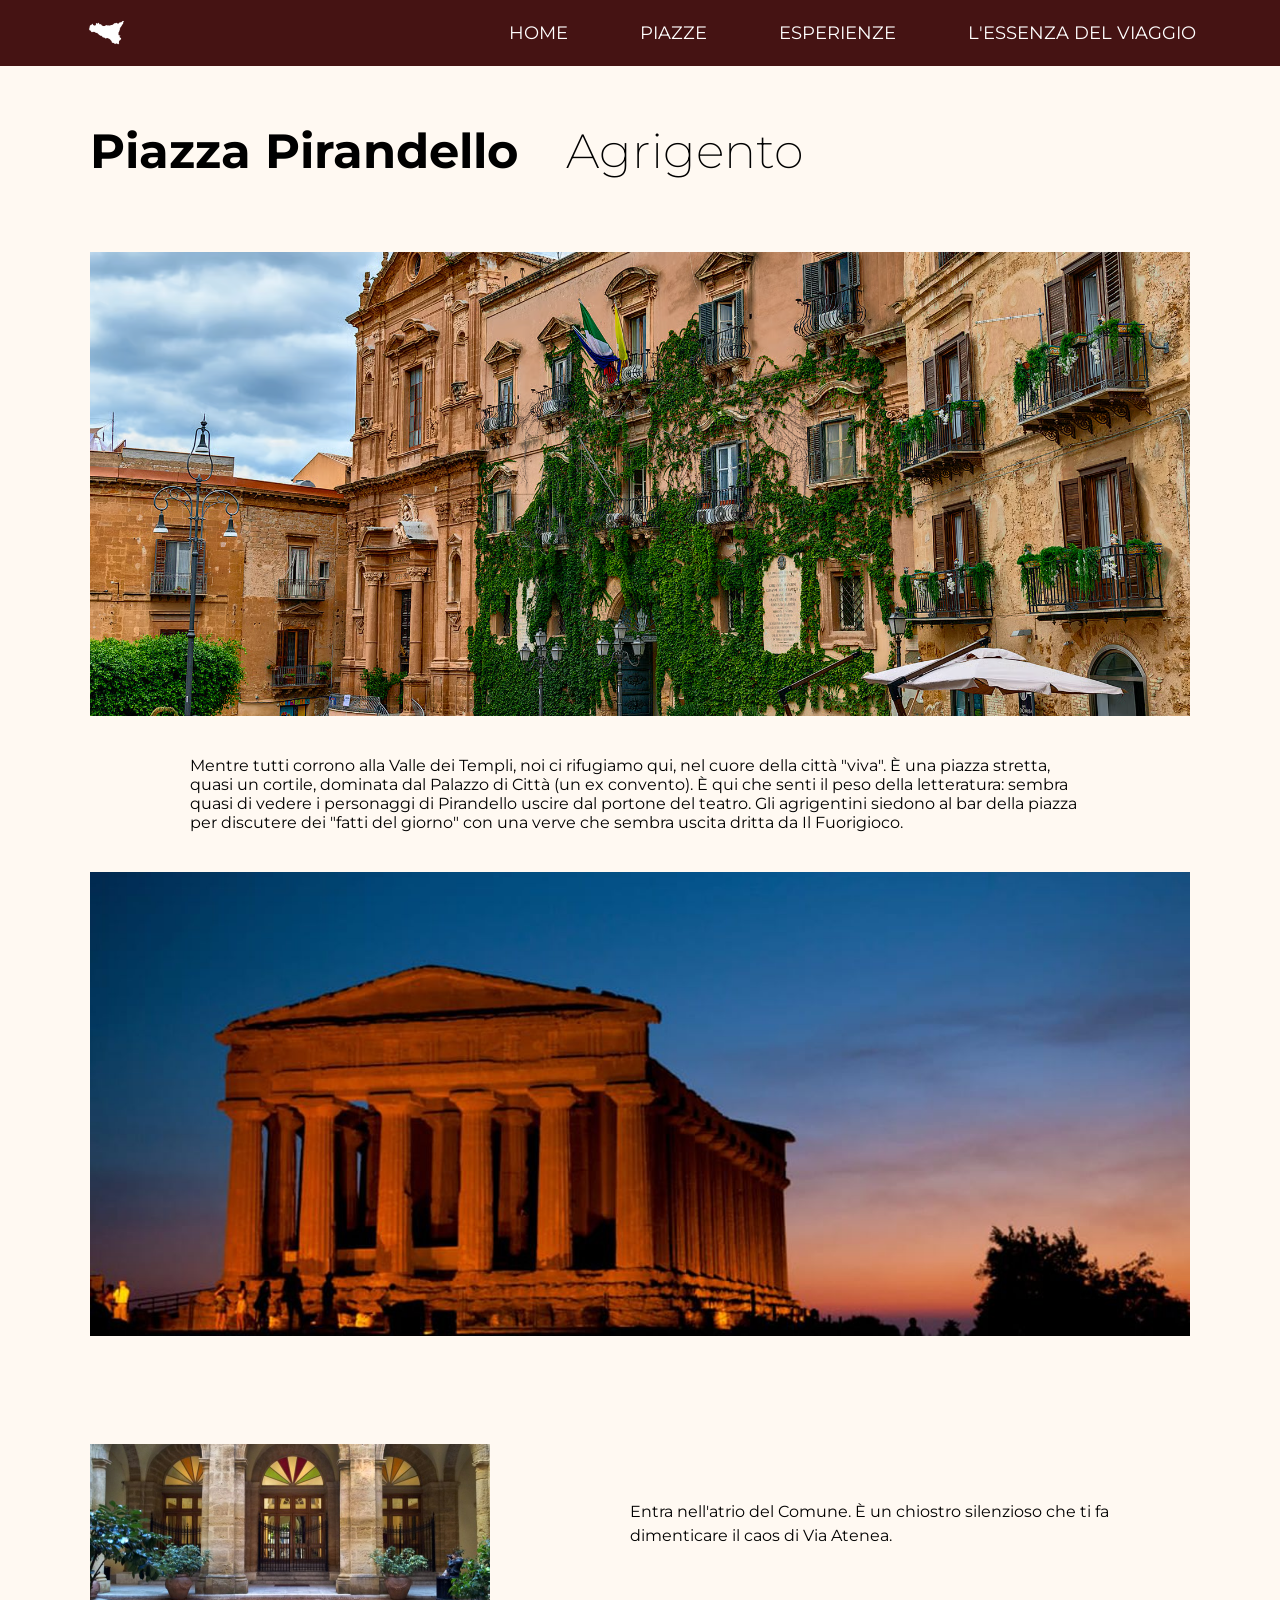
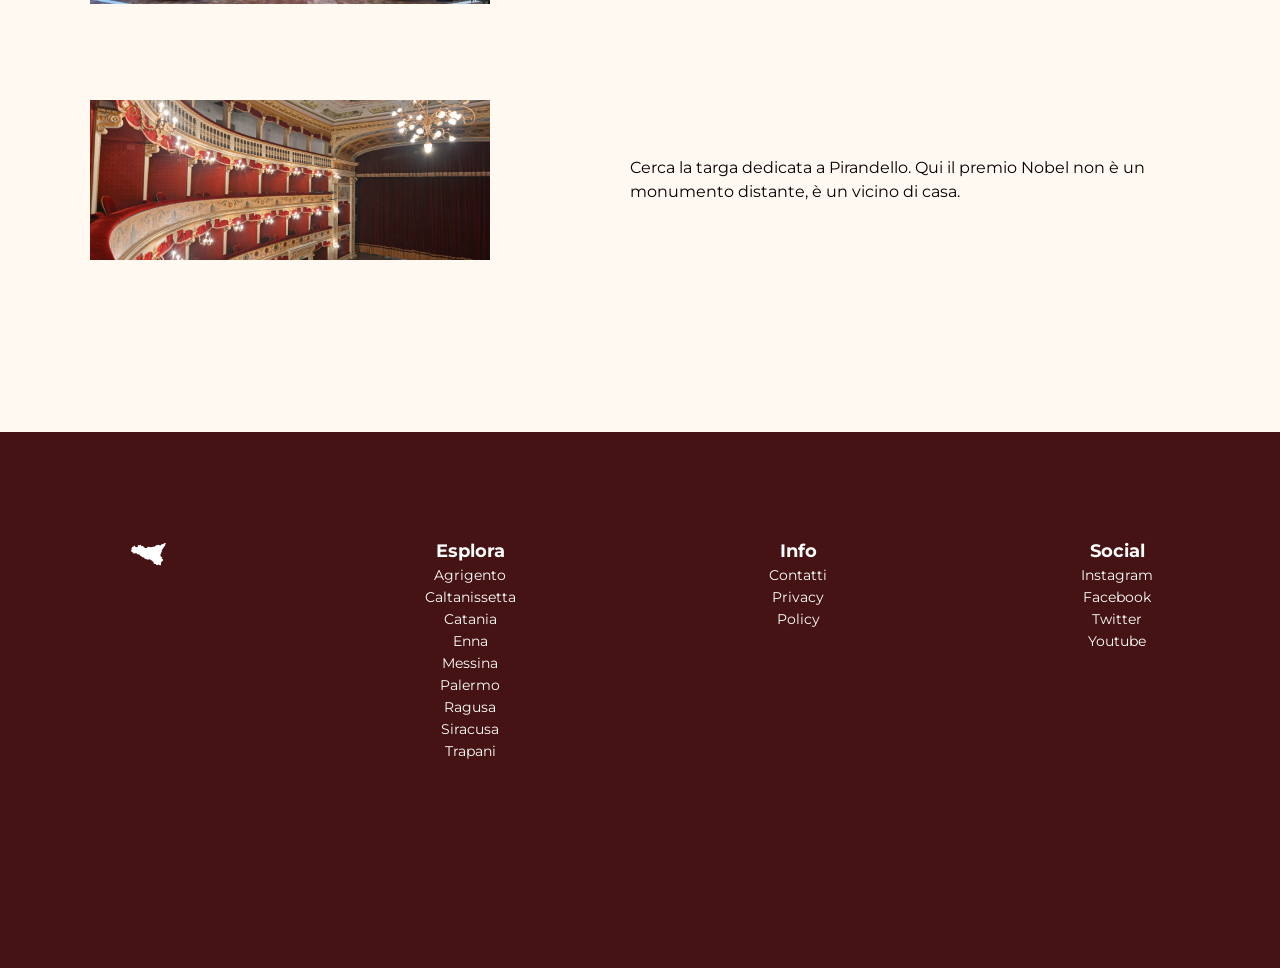
<file: Agrigento.html>
<!DOCTYPE html>
<html lang="en">
<head>
    <meta charset="UTF-8">
    <meta name="viewport" content="width=device-width, initial-scale=1.0">
    <title>Esercizio</title>
    <link rel="stylesheet" href="css/style.css">
    <link rel="preconnect" href="https://fonts.googleapis.com">
    <link rel="preconnect" href="https://fonts.gstatic.com" crossorigin>
    <link href="https://fonts.googleapis.com/css2?family=Montserrat:ital,wght@0,100..900;1,100..900&display=swap" rel="stylesheet">
    <link rel="preconnect" href="https://fonts.googleapis.com">
    <link rel="preconnect" href="https://fonts.gstatic.com" crossorigin>
    <link href="https://fonts.googleapis.com/css2?family=Bodoni+Moda:ital,opsz,wght@0,6..96,400..900;1,6..96,400..900&family=Montserrat:ital,wght@0,100..900;1,100..900&display=swap" rel="stylesheet">
    
</nav>
</head>
<body>
  <header>
        
         <nav>
        <ul class="navcontainer">
            <li class="navgroup headertop">
                <a href="index.html" class="logobox">
                    <img src="img/icons/sicilia-mappa-regione-d-italia-illustrazione-vettoriale_601298-6686.jpg 1.png" alt="Logo">
                </a>
                <div class="lix">
                    <a href="index.html">Home</a>
                    <a href="Piazze.html">Piazze</a>
                </div>
            </li>

            <li class="navgroup headerbottom">
                <a href="Esperienze.html">Esperienze</a>
                <a href="L'essenza_del_viaggio.html">L'essenza del viaggio</a>
            </li>
        </ul>
        </nav>
    </header>

    <main>
        <section class="titolohome">
            <div class="princ"> <h3>Piazza Pirandello</h3> </div>
            <div class="second"> <h3>Agrigento</h3> </div>
        </section>

        <section class="cardgrande">
            <div class="cardg">
                <img src="img/private/agrigento/piazza-pirandello-italy.avif" alt="">
                
            </div>
        </section>

        <section class="paragrafo">
            <div>
                <p> Mentre tutti corrono alla Valle dei Templi, noi ci rifugiamo qui, nel cuore della città "viva". È una piazza stretta, quasi un cortile, dominata dal Palazzo di Città (un ex convento). È qui che senti il peso della letteratura: sembra quasi di vedere i personaggi di Pirandello uscire dal portone del teatro. Gli agrigentini siedono al bar della piazza per discutere dei "fatti del giorno" con una verve che sembra uscita dritta da Il Fuorigioco.</p>
            </div>
        </section>

        <section class="fotogrande"> 
            <div class="fotog">
                <img src="img/private/agrigento/agrigentovalledeitempli145-U25515726515RsU-1440x752@IlSole24Ore-Web.jpg" alt="">
            </div>
        </section>

        

        <section class="content">
            <div class="piece">
                <div class="image-container">
                    <img src="img/private/agrigento/gy90k_Agrigento IngressoTeatro Pirandello.jpg" alt="">
                </div>
                <p>Entra nell'atrio del Comune. È un chiostro silenzioso che ti fa dimenticare il caos di Via Atenea. </p>
            </div>
            <div class="piece">
                <div class="image-container">
                    <img src="img/private/agrigento/DSC_5040-Teatro-Pirandello.jpg" alt="">
                </div>
                <p>Cerca la targa dedicata a Pirandello. Qui il premio Nobel non è un monumento distante, è un vicino di casa. </p>
            </div>
            
        </section>


         
        
        

    </main>
    

     <footer>
       
        
        <div class="footercol">
        <a href="index.html"> <img src="img/icons/sicilia-mappa-regione-d-italia-illustrazione-vettoriale_601298-6686.jpg 1.png" alt=""></a>
        </div>
        
            <div class="footercol">
            <h5>Esplora</h5>
            <ul>
                <li><a href="Agrigento.html">Agrigento</a></li>
                <li><a href="Caltanissetta.html">Caltanissetta</a></li>
                <li><a href="Catania.html">Catania</a></li>
                <li><a href="Enna.html">Enna</a></li>
                <li><a href="Messina.html">Messina</a></li>
                <li><a href="Palermo.html">Palermo</a></li>
                <li><a href="Ragusa.html">Ragusa</a></li>
                <li><a href="Siracusa.html">Siracusa</a></li>
                <li><a href="Trapani.html">Trapani</a></li>
                
            </ul>
            </div>

            <div class="footercol">
            <h5>Info</h5>
            <ul>
                <li><a href="#">Contatti</a></li>
                <li><a href="#">Privacy</a></li>
                <li><a href="#">Policy</a></li>
                
            </ul>
            </div>

            <div class="footercol">
            <h5>Social</h5>
            <ul>
                <li><a href="#">Instagram</a></li>
                <li><a href="#">Facebook</a></li>
                <li><a href="#">Twitter</a></li>
                <li><a href="#">Youtube</a></li>
            </ul>
            </div>
    </footer>
</body>
</html>
</file>
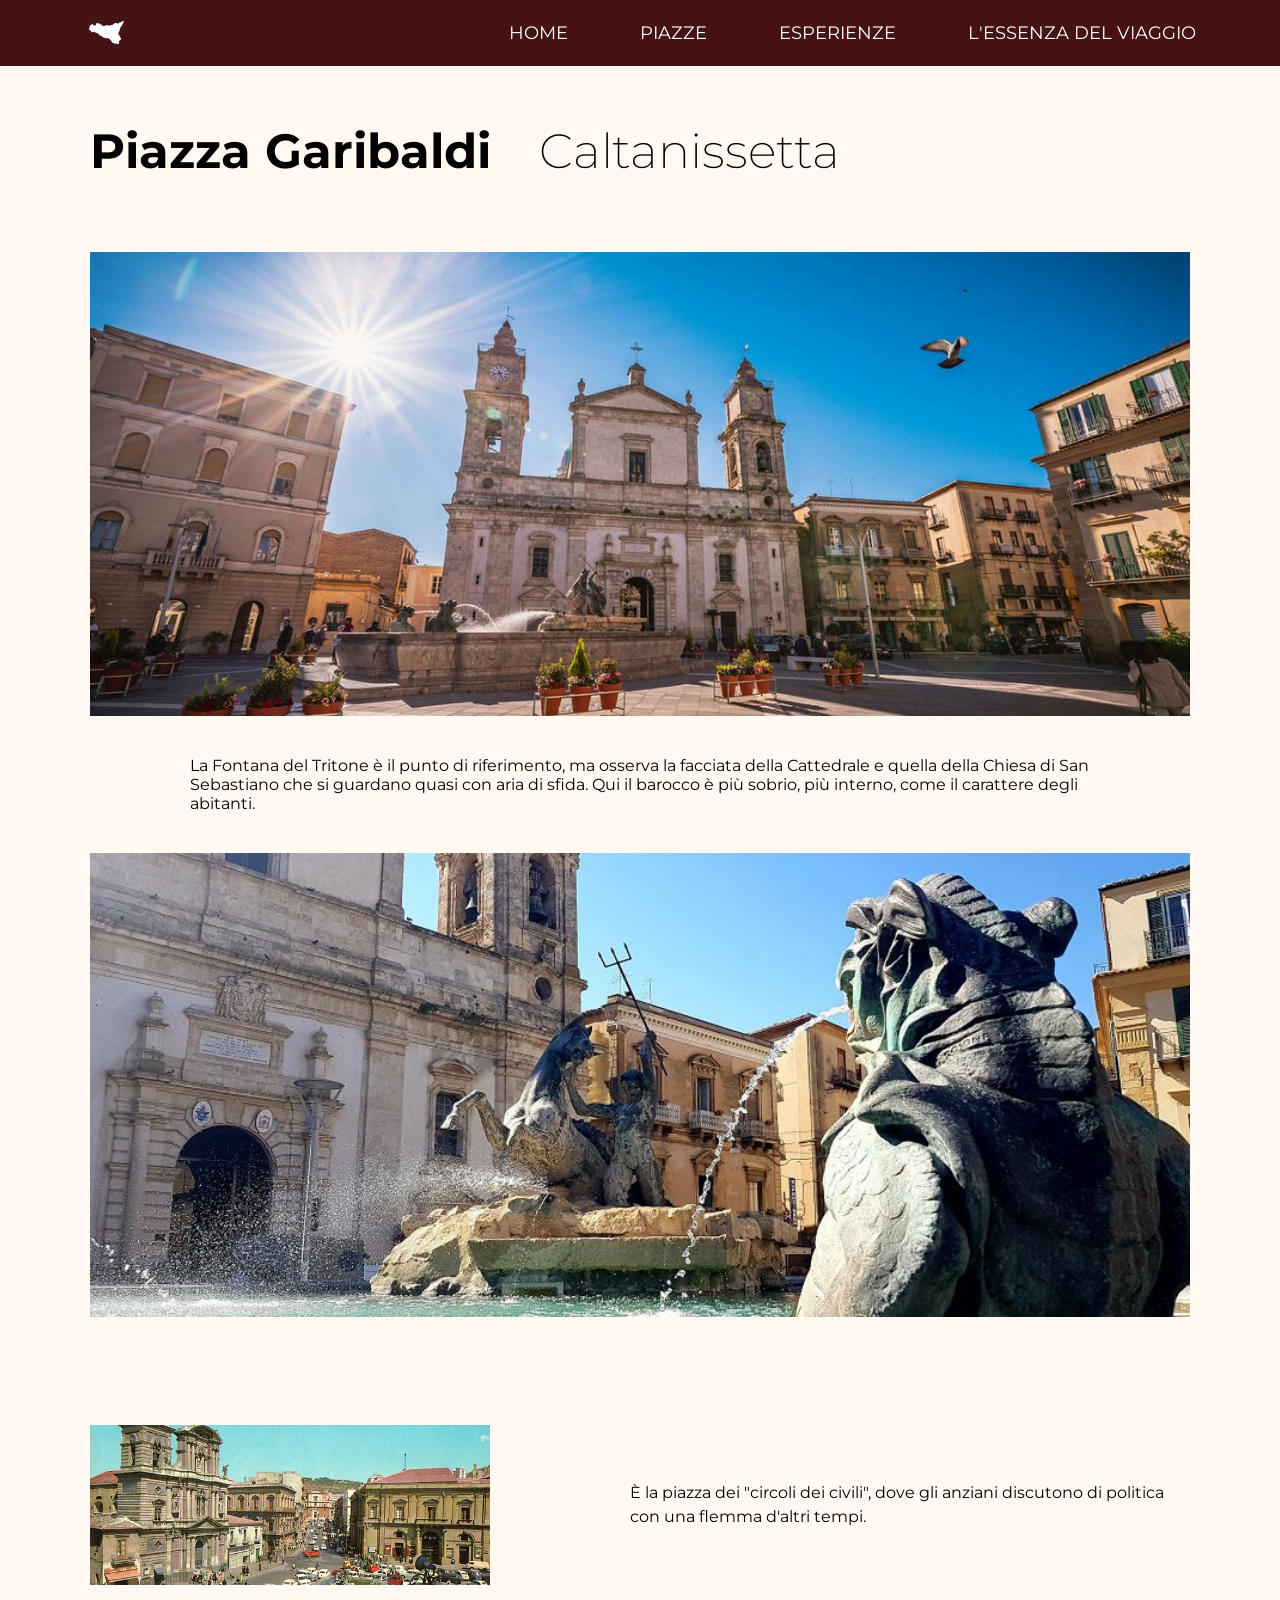
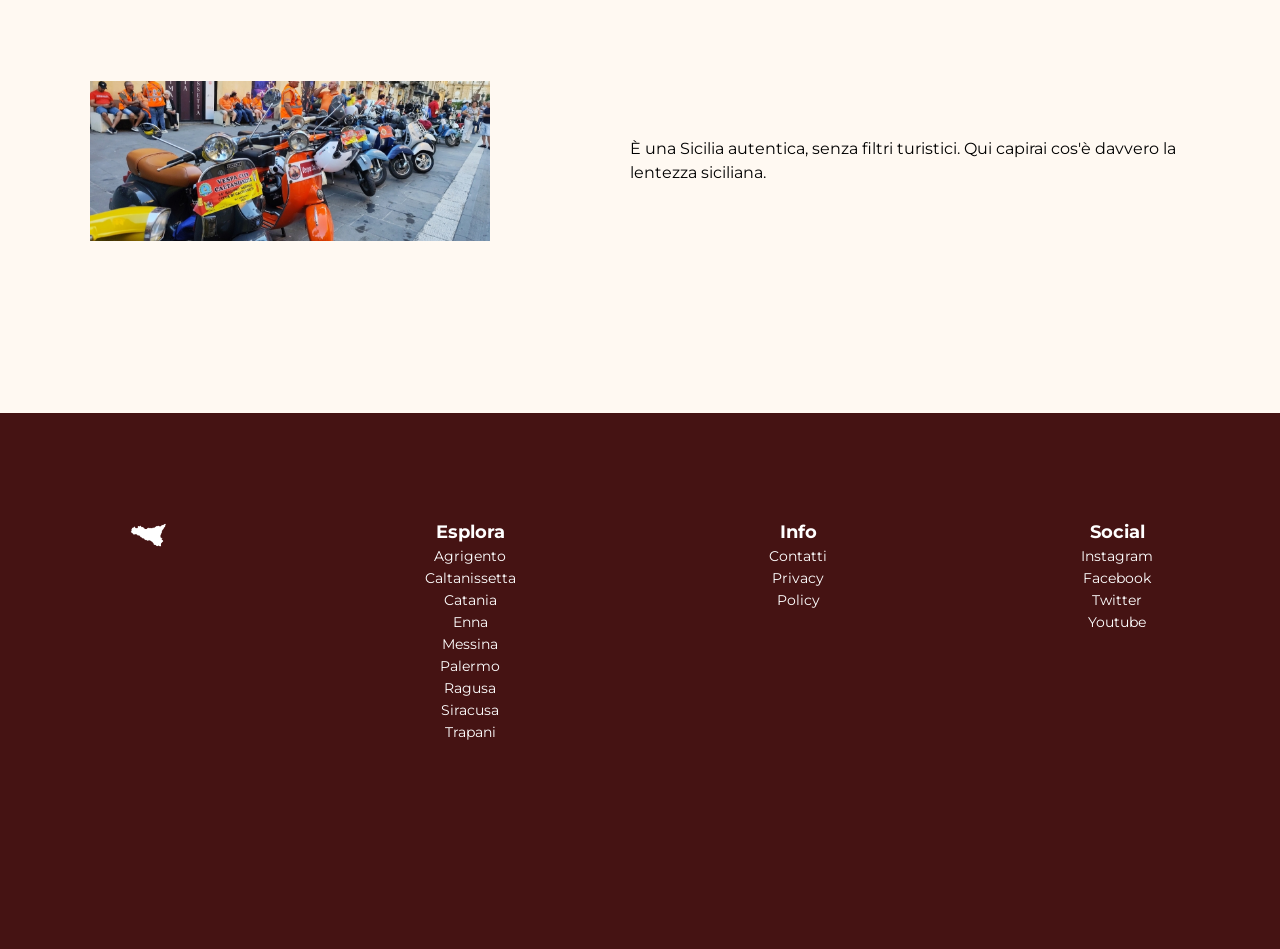
<file: Caltanissetta.html>
<!DOCTYPE html>
<html lang="en">
<head>
    <meta charset="UTF-8">
    <meta name="viewport" content="width=device-width, initial-scale=1.0">
    <title>Esercizio</title>
    <link rel="stylesheet" href="css/style.css">
    <link rel="preconnect" href="https://fonts.googleapis.com">
    <link rel="preconnect" href="https://fonts.gstatic.com" crossorigin>
    <link href="https://fonts.googleapis.com/css2?family=Montserrat:ital,wght@0,100..900;1,100..900&display=swap" rel="stylesheet">
    <link rel="preconnect" href="https://fonts.googleapis.com">
    <link rel="preconnect" href="https://fonts.gstatic.com" crossorigin>
    <link href="https://fonts.googleapis.com/css2?family=Bodoni+Moda:ital,opsz,wght@0,6..96,400..900;1,6..96,400..900&family=Montserrat:ital,wght@0,100..900;1,100..900&display=swap" rel="stylesheet">
    
</nav>
</head>
<body>
    <header>
        
         <nav>
        <ul class="navcontainer">
            <li class="navgroup headertop">
                <a href="index.html" class="logobox">
                    <img src="img/icons/sicilia-mappa-regione-d-italia-illustrazione-vettoriale_601298-6686.jpg 1.png" alt="Logo">
                </a>
                <div class="lix">
                    <a href="index.html">Home</a>
                    <a href="Piazze.html">Piazze</a>
                </div>
            </li>

            <li class="navgroup headerbottom">
                <a href="Esperienze.html">Esperienze</a>
                <a href="L'essenza_del_viaggio.html">L'essenza del viaggio</a>
            </li>
        </ul>
        </nav>
    </header>

    <main>
        <section class="titolohome">
            <div class="princ"> <h3>Piazza Garibaldi</h3> </div>
            <div class="second"> <h3>Caltanissetta</h3> </div>
        </section>

        <section class="cardgrande">
            <div class="cardg">
                <img src="img/private/caltanisetta/caltanissetta-1322287017.jpg" alt="">
                
            </div>
        </section>

        <section class="paragrafo">
            <div>
                <p>La Fontana del Tritone è il punto di riferimento, ma osserva la facciata della Cattedrale e quella della Chiesa di San Sebastiano che si guardano quasi con aria di sfida. Qui il barocco è più sobrio, più interno, come il carattere degli abitanti.</p>
            </div>
        </section>

        <section class="fotogrande"> 
            <div class="fotog">
                <img src="img/private/caltanisetta/fontana-del-tritone.jpg" alt="">
            </div>
        </section>

        

        <section class="content">
            <div class="piece">
                <div class="image-container">
                    <img src="img/commons/calt/caltanissetta-a-colori-piazza-e-fontana-92283b-640.png" alt="">
                </div>
                <p>È la piazza dei "circoli dei civili", dove gli anziani discutono di politica con una flemma d'altri tempi. </p>
            </div>
            <div class="piece">
                <div class="image-container">
                    <img src="img/private/caltanisetta/Screenshot_2025-09-07-14-43-19-550_com.miui_.gallery-edit.jpg" alt="">
                </div>
                <p>È una Sicilia autentica, senza filtri turistici. Qui capirai cos'è davvero la lentezza siciliana. </p>
            </div>
            
        </section>


         
        
        

    </main>
    

     <footer>
       
        
        <div class="footercol">
        <a href="index.html"> <img src="img/icons/sicilia-mappa-regione-d-italia-illustrazione-vettoriale_601298-6686.jpg 1.png" alt=""></a>
        </div>
        
            <div class="footercol">
            <h5>Esplora</h5>
            <ul>
                <li><a href="Agrigento.html">Agrigento</a></li>
                <li><a href="Caltanissetta.html">Caltanissetta</a></li>
                <li><a href="Catania.html">Catania</a></li>
                <li><a href="Enna.html">Enna</a></li>
                <li><a href="Messina.html">Messina</a></li>
                <li><a href="Palermo.html">Palermo</a></li>
                <li><a href="Ragusa.html">Ragusa</a></li>
                <li><a href="Siracusa.html">Siracusa</a></li>
                <li><a href="Trapani.html">Trapani</a></li>
                
            </ul>
            </div>

            <div class="footercol">
            <h5>Info</h5>
            <ul>
                <li><a href="#">Contatti</a></li>
                <li><a href="#">Privacy</a></li>
                <li><a href="#">Policy</a></li>
                
            </ul>
            </div>

            <div class="footercol">
            <h5>Social</h5>
            <ul>
                <li><a href="#">Instagram</a></li>
                <li><a href="#">Facebook</a></li>
                <li><a href="#">Twitter</a></li>
                <li><a href="#">Youtube</a></li>
            </ul>
            </div>
    </footer>
         
</body>
</html>
</file>
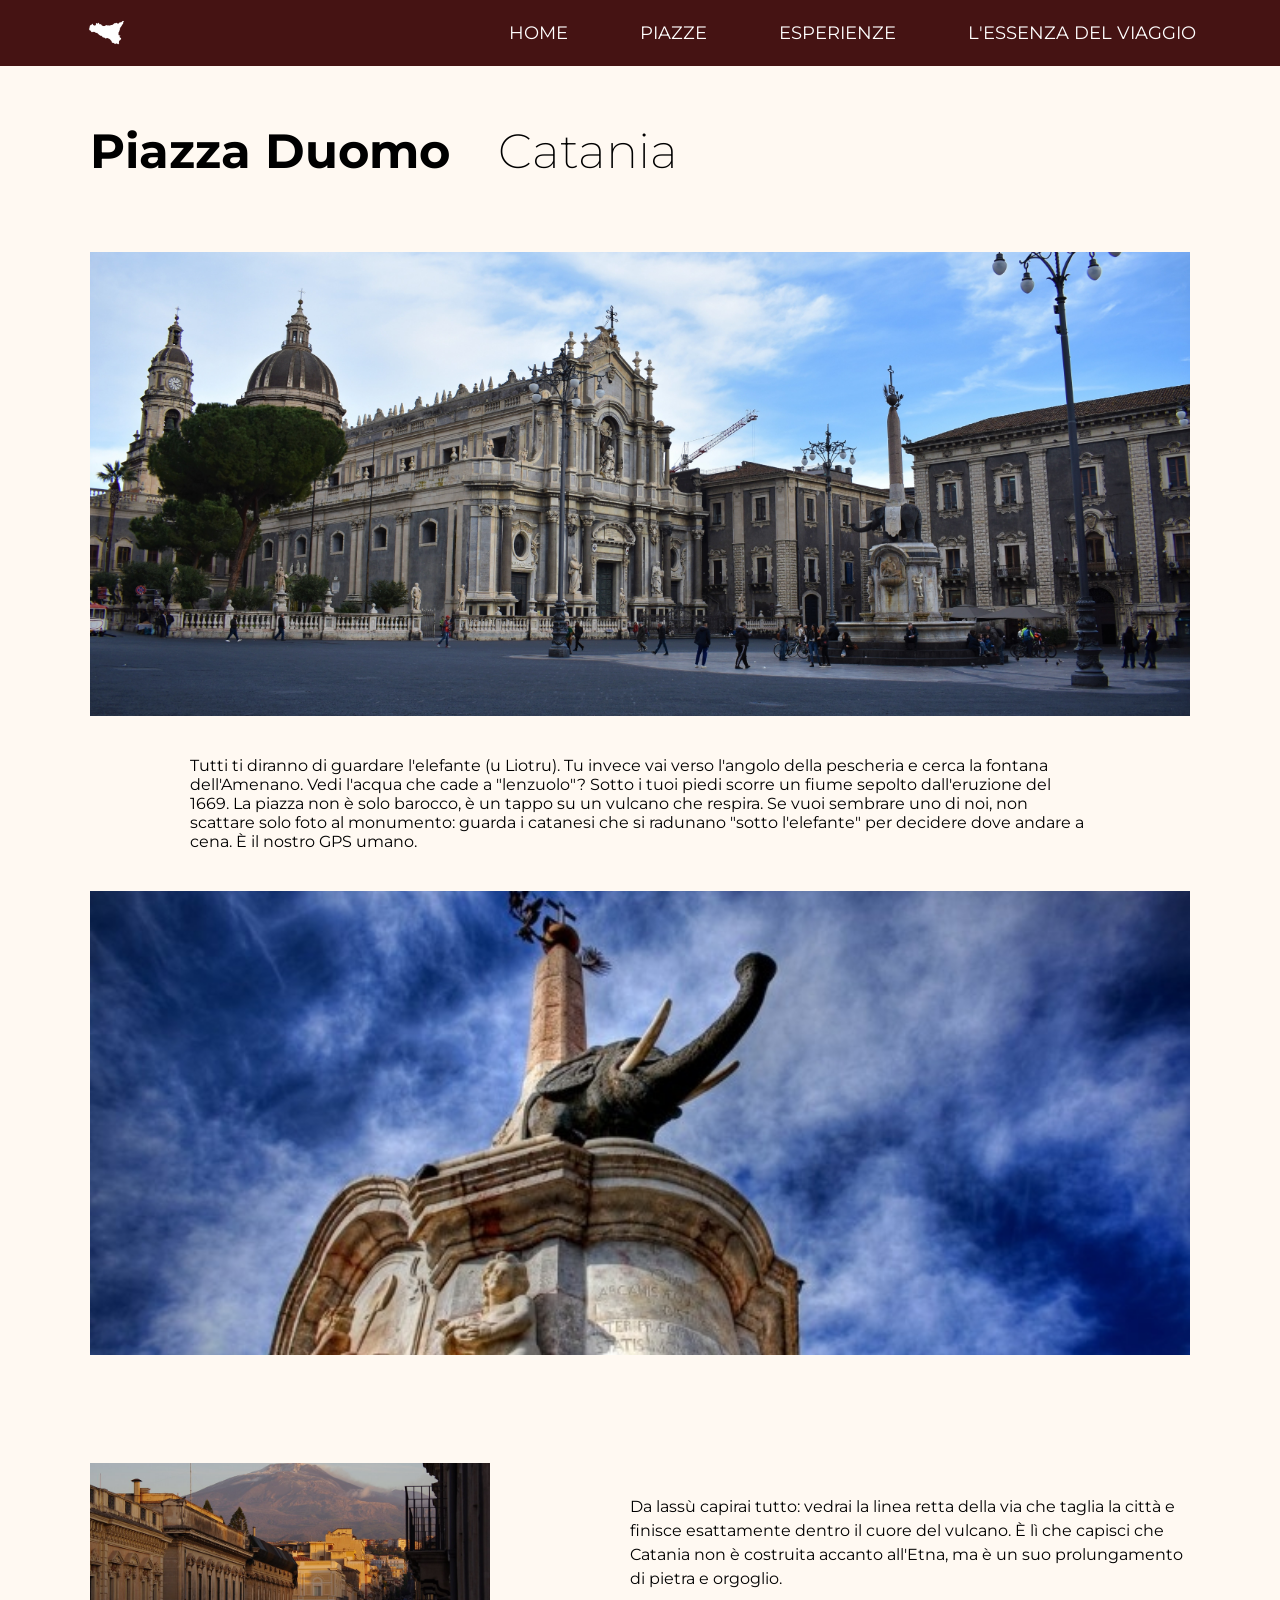
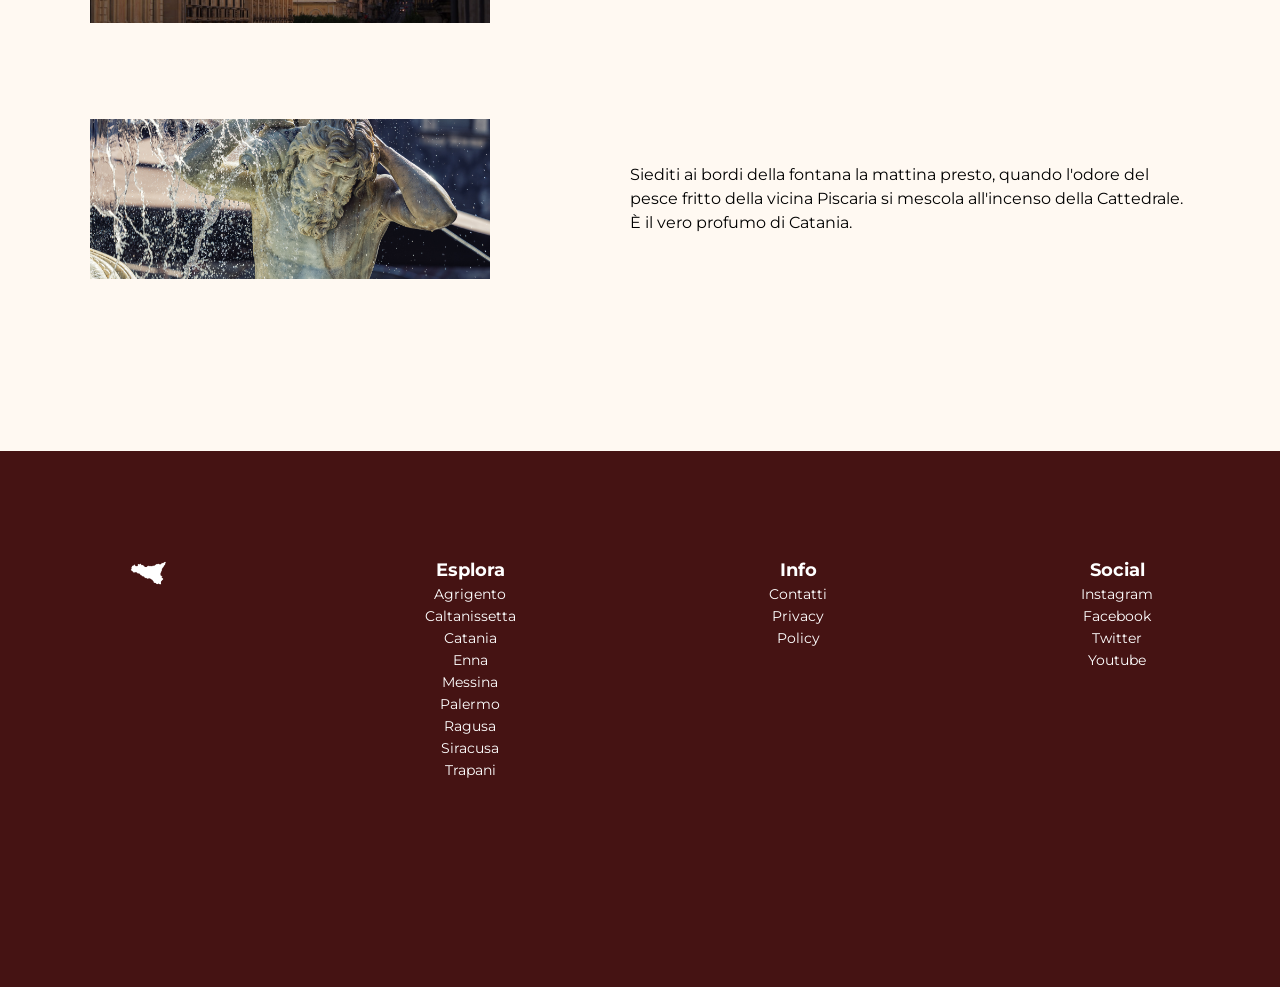
<file: Catania.html>
<!DOCTYPE html>
<html lang="en">
<head>
    <meta charset="UTF-8">
    <meta name="viewport" content="width=device-width, initial-scale=1.0">
    <title>Esercizio</title>
    <link rel="stylesheet" href="css/style.css">
    <link rel="preconnect" href="https://fonts.googleapis.com">
    <link rel="preconnect" href="https://fonts.gstatic.com" crossorigin>
    <link href="https://fonts.googleapis.com/css2?family=Montserrat:ital,wght@0,100..900;1,100..900&display=swap" rel="stylesheet">
    <link rel="preconnect" href="https://fonts.googleapis.com">
    <link rel="preconnect" href="https://fonts.gstatic.com" crossorigin>
    <link href="https://fonts.googleapis.com/css2?family=Bodoni+Moda:ital,opsz,wght@0,6..96,400..900;1,6..96,400..900&family=Montserrat:ital,wght@0,100..900;1,100..900&display=swap" rel="stylesheet">
    
</nav>
</head>
<body>
   <header>
        
         <nav>
        <ul class="navcontainer">
            <li class="navgroup headertop">
                <a href="index.html" class="logobox">
                    <img src="img/icons/sicilia-mappa-regione-d-italia-illustrazione-vettoriale_601298-6686.jpg 1.png" alt="Logo">
                </a>
                <div class="lix">
                    <a href="index.html">Home</a>
                    <a href="Piazze.html">Piazze</a>
                </div>
            </li>

            <li class="navgroup headerbottom">
                <a href="Esperienze.html">Esperienze</a>
                <a href="L'essenza_del_viaggio.html">L'essenza del viaggio</a>
            </li>
        </ul>
        </nav>
    </header>

    <main>
        <section class="titolohome">
            <div class="princ"> <h3>Piazza Duomo</h3> </div>
            <div class="second"> <h3>Catania</h3> </div>
            
        </section>

        <section class="cardgrande">
            <div class="cardg">
                <img src="img/commons/catania/Piazza_Duomo_Catania_-_2020.jpg" alt="">
                
            </div>
        </section>

        <section class="paragrafo">
            <div>
                <p>Tutti ti diranno di guardare l'elefante (u Liotru). Tu invece vai verso l'angolo della pescheria e cerca la fontana dell'Amenano. Vedi l'acqua che cade a "lenzuolo"? Sotto i tuoi piedi scorre un fiume sepolto dall'eruzione del 1669. La piazza non è solo barocco, è un tappo su un vulcano che respira. Se vuoi sembrare uno di noi, non scattare solo foto al monumento: guarda i catanesi che si radunano "sotto l'elefante" per decidere dove andare a cena. È il nostro GPS umano.</p>
            </div>
        </section>

        <section class="fotogrande"> 
            <div class="fotog">
                <img src="img/private/catania/liotru-1-680x365.jpg" alt="">
            </div>
        </section>

        

        <section class="content">
            <div class="piece">
                <div class="image-container">
                    <img src="img/commons/catania/8171803495_09d1ea9f90_b.jpg" alt="">
                </div>
                <p>Da lassù capirai tutto: vedrai la linea retta della via che taglia la città e finisce esattamente dentro il cuore del vulcano. È lì che capisci che Catania non è costruita accanto all'Etna, ma è un suo prolungamento di pietra e orgoglio. </p>
            </div>
            <div class="piece">
                <div class="image-container">
                    <img src="img/commons/catania/Fontana_dell'Amenano_-_Dettaglio.jpg" alt="">
                </div>
                <p>Siediti ai bordi della fontana la mattina presto, quando l'odore del pesce fritto della vicina Piscaria si mescola all'incenso della Cattedrale. È il vero profumo di Catania. </p>
            </div>
            
        </section>


         
        
        

    </main>
    

   <footer>
       
        
        <div class="footercol">
        <a href="index.html"> <img src="img/icons/sicilia-mappa-regione-d-italia-illustrazione-vettoriale_601298-6686.jpg 1.png" alt=""></a>
        </div>
        
            <div class="footercol">
            <h5>Esplora</h5>
            <ul>
                <li><a href="Agrigento.html">Agrigento</a></li>
                <li><a href="Caltanissetta.html">Caltanissetta</a></li>
                <li><a href="Catania.html">Catania</a></li>
                <li><a href="Enna.html">Enna</a></li>
                <li><a href="Messina.html">Messina</a></li>
                <li><a href="Palermo.html">Palermo</a></li>
                <li><a href="Ragusa.html">Ragusa</a></li>
                <li><a href="Siracusa.html">Siracusa</a></li>
                <li><a href="Trapani.html">Trapani</a></li>
                
            </ul>
            </div>

            <div class="footercol">
            <h5>Info</h5>
            <ul>
                <li><a href="#">Contatti</a></li>
                <li><a href="#">Privacy</a></li>
                <li><a href="#">Policy</a></li>
                
            </ul>
            </div>

            <div class="footercol">
            <h5>Social</h5>
            <ul>
                <li><a href="#">Instagram</a></li>
                <li><a href="#">Facebook</a></li>
                <li><a href="#">Twitter</a></li>
                <li><a href="#">Youtube</a></li>
            </ul>
            </div>
    </footer>
            
</body>
</html>
</file>
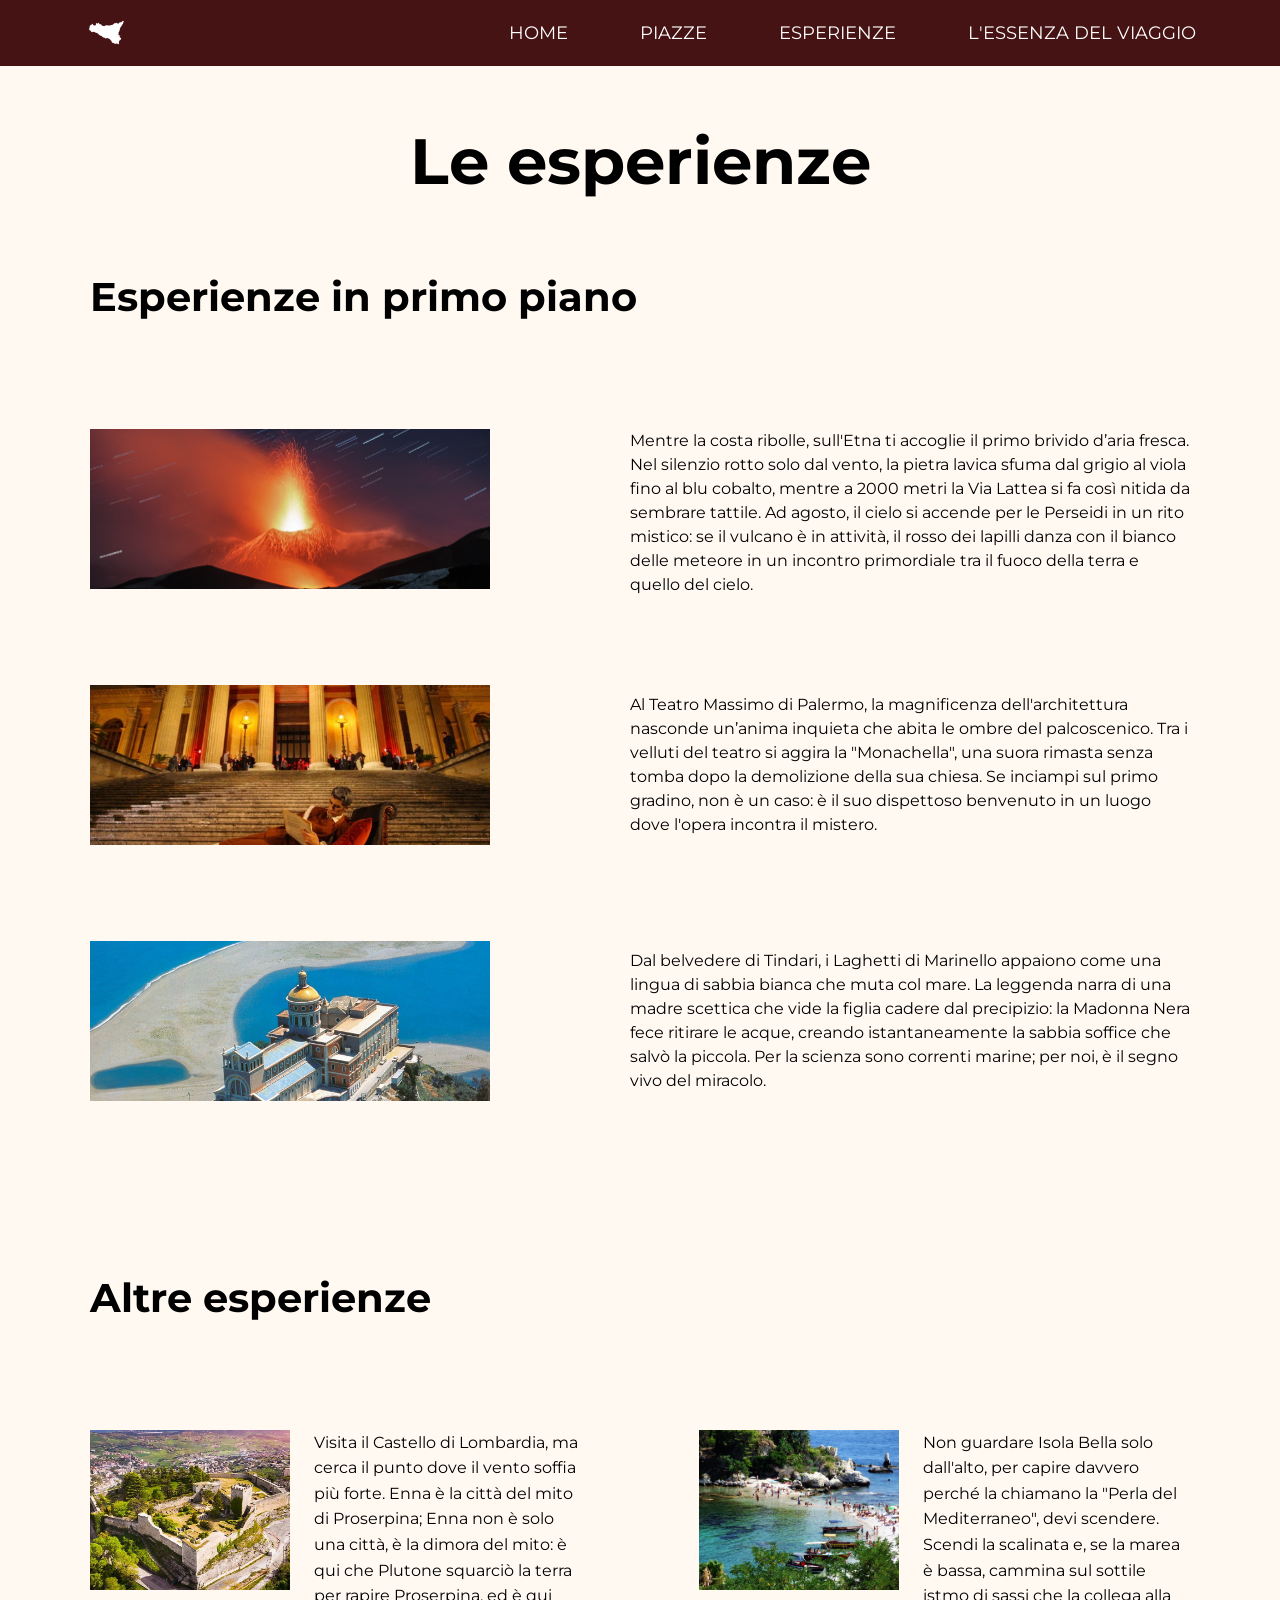
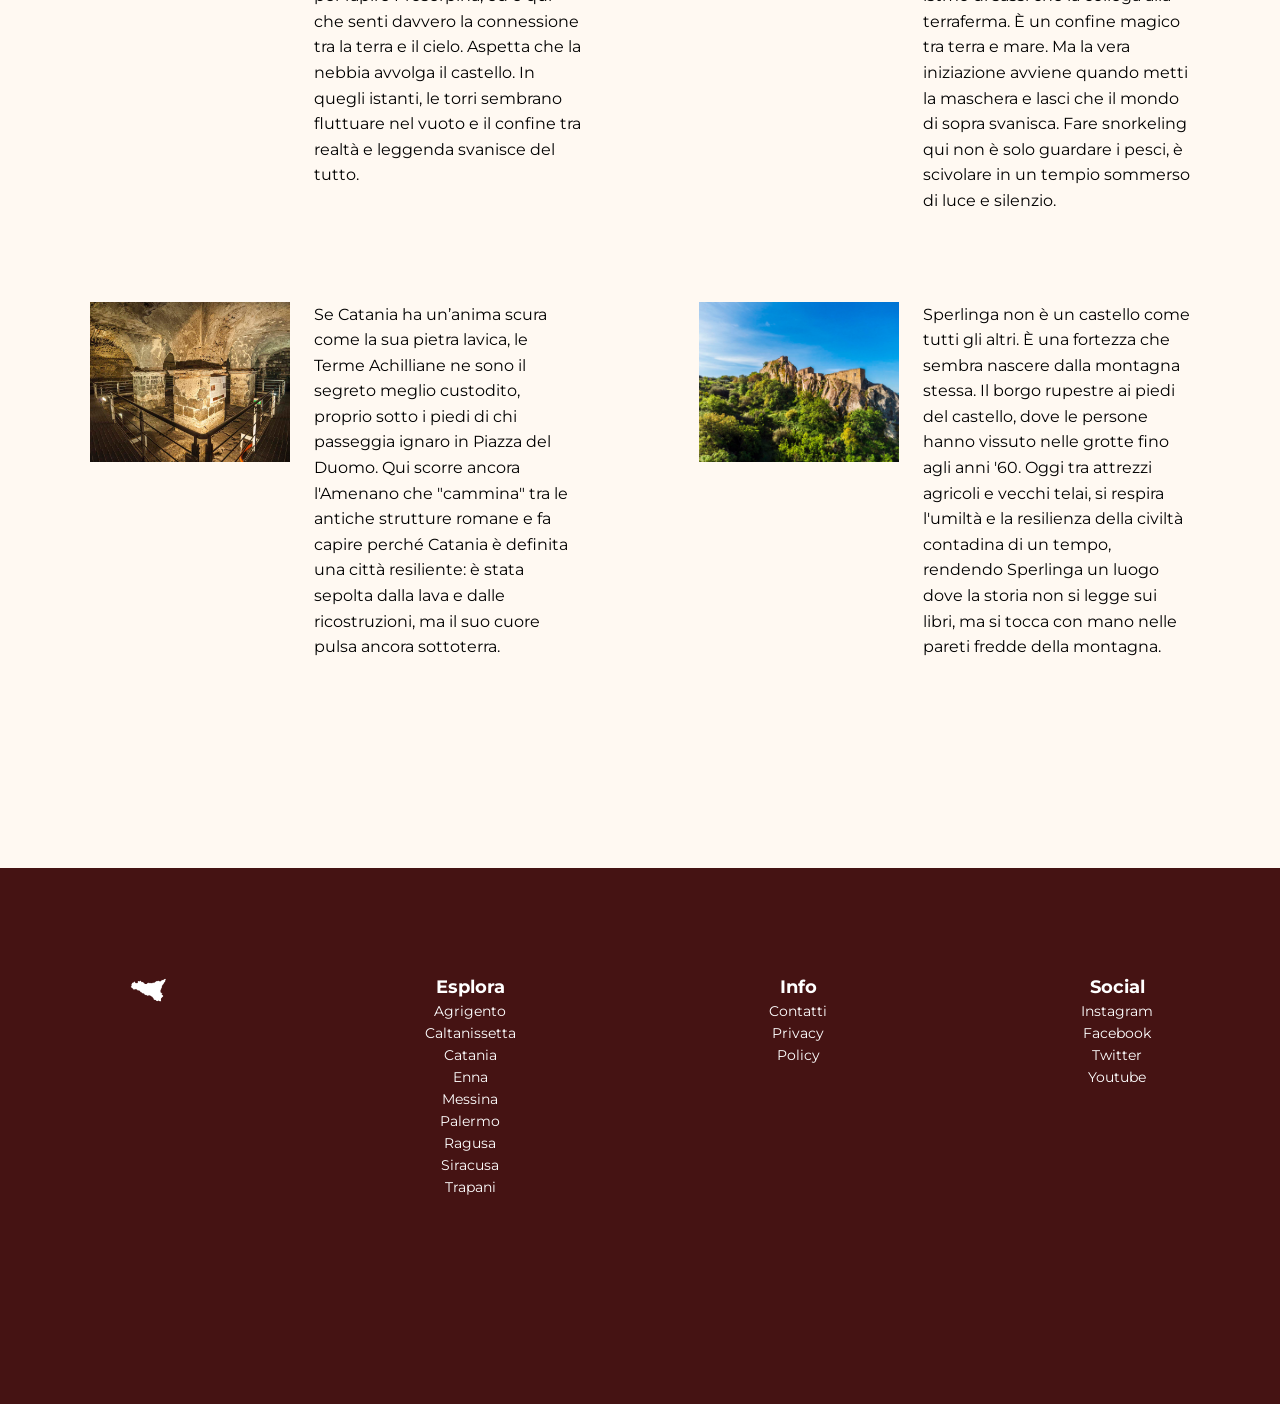
<file: Esperienze.html>
<!DOCTYPE html>
<html lang="en">
<head>
    <meta charset="UTF-8">
    <meta name="viewport" content="width=device-width, initial-scale=1.0">
    <title>Esercizio</title>
    <link rel="stylesheet" href="css/style.css">
    <link rel="preconnect" href="https://fonts.googleapis.com">
    <link rel="preconnect" href="https://fonts.gstatic.com" crossorigin>
    <link href="https://fonts.googleapis.com/css2?family=Montserrat:ital,wght@0,100..900;1,100..900&display=swap" rel="stylesheet">
    <link rel="preconnect" href="https://fonts.googleapis.com">
    <link rel="preconnect" href="https://fonts.gstatic.com" crossorigin>
    <link href="https://fonts.googleapis.com/css2?family=Bodoni+Moda:ital,opsz,wght@0,6..96,400..900;1,6..96,400..900&family=Montserrat:ital,wght@0,100..900;1,100..900&display=swap" rel="stylesheet">
    
</nav>
</head>
<body>
  <header>
        
         <nav>
        <ul class="navcontainer">
            <li class="navgroup headertop">
                <a href="index.html" class="logobox">
                    <img src="img/icons/sicilia-mappa-regione-d-italia-illustrazione-vettoriale_601298-6686.jpg 1.png" alt="Logo">
                </a>
                <div class="lix">
                    <a href="index.html">Home</a>
                    <a href="Piazze.html">Piazze</a>
                </div>
            </li>

            <li class="navgroup headerbottom">
                <a href="Esperienze.html">Esperienze</a>
                <a href="L'essenza_del_viaggio.html">L'essenza del viaggio</a>
            </li>
        </ul>
        </nav>
    </header>

    <main>
        <section class="titolohome">
            <h1>Le esperienze</h1>
        </section>


        <section class="info">
            <h2>Esperienze in primo piano</h2>
            
        </section>

        <section class="content">
            <div class="piece">
                <div class="image-container">
                    <img src="img/private/catania/etna_dario-giannobile.jpg" alt="">
                </div>
                <p>Mentre la costa ribolle, sull'Etna ti accoglie il primo brivido d’aria fresca. Nel silenzio rotto solo dal vento, la pietra lavica sfuma dal grigio al viola fino al blu cobalto, mentre a 2000 metri la Via Lattea si fa così nitida da sembrare tattile. Ad agosto, il cielo si accende per le Perseidi in un rito mistico: se il vulcano è in attività, il rosso dei lapilli danza con il bianco delle meteore in un incontro primordiale tra il fuoco della terra e quello del cielo.</p>
            </div>
            <div class="piece">
                <div class="image-container">
                    <img src="img/private/palermo/115319986-9cbd6edf-6e46-46da-84fe-13ef6ccd80d7.jpg" alt="">
                </div>
                <p>Al Teatro Massimo di Palermo, la magnificenza dell'architettura nasconde un’anima inquieta che abita le ombre del palcoscenico. Tra i velluti del teatro si aggira la "Monachella", una suora rimasta senza tomba dopo la demolizione della sua chiesa. Se inciampi sul primo gradino, non è un caso: è il suo dispettoso benvenuto in un luogo dove l'opera incontra il mistero.</p>
            </div>
            <div class="piece">
                <div class="image-container">
                    <img src="img/private/mes tao/vista-tindari.original.x.jpg" alt="">
                </div>
                <p> Dal belvedere di Tindari, i Laghetti di Marinello appaiono come una lingua di sabbia bianca che muta col mare. La leggenda narra di una madre scettica che vide la figlia cadere dal precipizio: la Madonna Nera fece ritirare le acque, creando istantaneamente la sabbia soffice che salvò la piccola. Per la scienza sono correnti marine; per noi, è il segno vivo del miracolo.</p>
            </div>
            

        </section>


        <section class="info">
            <h2>Altre esperienze</h2>
            
        </section>

        <section class="halfcontent">
            <div class="halfpiece">
                <img src="img/private/enna/media.webp" alt="">
                <p>Visita il Castello di Lombardia, ma cerca il punto dove il vento soffia più forte. Enna è la città del mito di Proserpina; Enna non è solo una città, è la dimora del mito: è qui che Plutone squarciò la terra per rapire Proserpina, ed è qui che senti davvero la connessione tra la terra e il cielo. Aspetta che la nebbia avvolga il castello. In quegli istanti, le torri sembrano fluttuare nel vuoto e il confine tra realtà e leggenda svanisce del tutto.</p>
            </div>
            <div class="halfpiece">
                <img src="img/commons/mess tao/3811732382_3013f6a234_b.jpg" alt="">
                <p>Non guardare Isola Bella solo dall'alto, per capire davvero perché la chiamano la "Perla del Mediterraneo", devi scendere. Scendi la scalinata e, se la marea è bassa, cammina sul sottile istmo di sassi che la collega alla terraferma. È un confine magico tra terra e mare. Ma la vera iniziazione avviene quando metti la maschera e lasci che il mondo di sopra svanisca. Fare snorkeling qui non è solo guardare i pesci, è scivolare in un tempio sommerso di luce e silenzio.</p>
            </div>
            <div class="halfpiece">
                <img src="img/private/catania/MG_8633.jpg" alt="">
                <p> Se Catania ha un’anima scura come la sua pietra lavica, le Terme Achilliane ne sono il segreto meglio custodito, proprio sotto i piedi di chi passeggia ignaro in Piazza del Duomo. Qui scorre ancora l'Amenano che "cammina" tra le antiche strutture romane e fa capire perché Catania è definita una città resiliente: è stata sepolta dalla lava e dalle ricostruzioni, ma il suo cuore pulsa ancora sottoterra.</p>
            </div>
            <div class="halfpiece">
                <img src="img/private/enna/DJI_0266.jpg" alt="">
                <p>Sperlinga non è un castello come tutti gli altri. È una fortezza che sembra nascere dalla montagna stessa. Il borgo rupestre ai piedi del castello, dove le persone hanno vissuto nelle grotte fino agli anni '60. Oggi tra attrezzi agricoli e vecchi telai, si respira l'umiltà e la resilienza della civiltà contadina di un tempo, rendendo Sperlinga un luogo dove la storia non si legge sui libri, ma si tocca con mano nelle pareti fredde della montagna.</p>
            </div>

        </section>   


         

        
        

    </main>

    

   <footer>
       
        
        <div class="footercol">
        <a href="index.html"> <img src="img/icons/sicilia-mappa-regione-d-italia-illustrazione-vettoriale_601298-6686.jpg 1.png" alt=""></a>
        </div>
        
            <div class="footercol">
            <h5>Esplora</h5>
            <ul>
                <li><a href="Agrigento.html">Agrigento</a></li>
                <li><a href="Caltanissetta.html">Caltanissetta</a></li>
                <li><a href="Catania.html">Catania</a></li>
                <li><a href="Enna.html">Enna</a></li>
                <li><a href="Messina.html">Messina</a></li>
                <li><a href="Palermo.html">Palermo</a></li>
                <li><a href="Ragusa.html">Ragusa</a></li>
                <li><a href="Siracusa.html">Siracusa</a></li>
                <li><a href="Trapani.html">Trapani</a></li>
                
            </ul>
            </div>

            <div class="footercol">
            <h5>Info</h5>
            <ul>
                <li><a href="#">Contatti</a></li>
                <li><a href="#">Privacy</a></li>
                <li><a href="#">Policy</a></li>
                
            </ul>
            </div>

            <div class="footercol">
            <h5>Social</h5>
            <ul>
                <li><a href="#">Instagram</a></li>
                <li><a href="#">Facebook</a></li>
                <li><a href="#">Twitter</a></li>
                <li><a href="#">Youtube</a></li>
            </ul>
            </div>
    </footer>
          
        
</body>
</html>
</file>
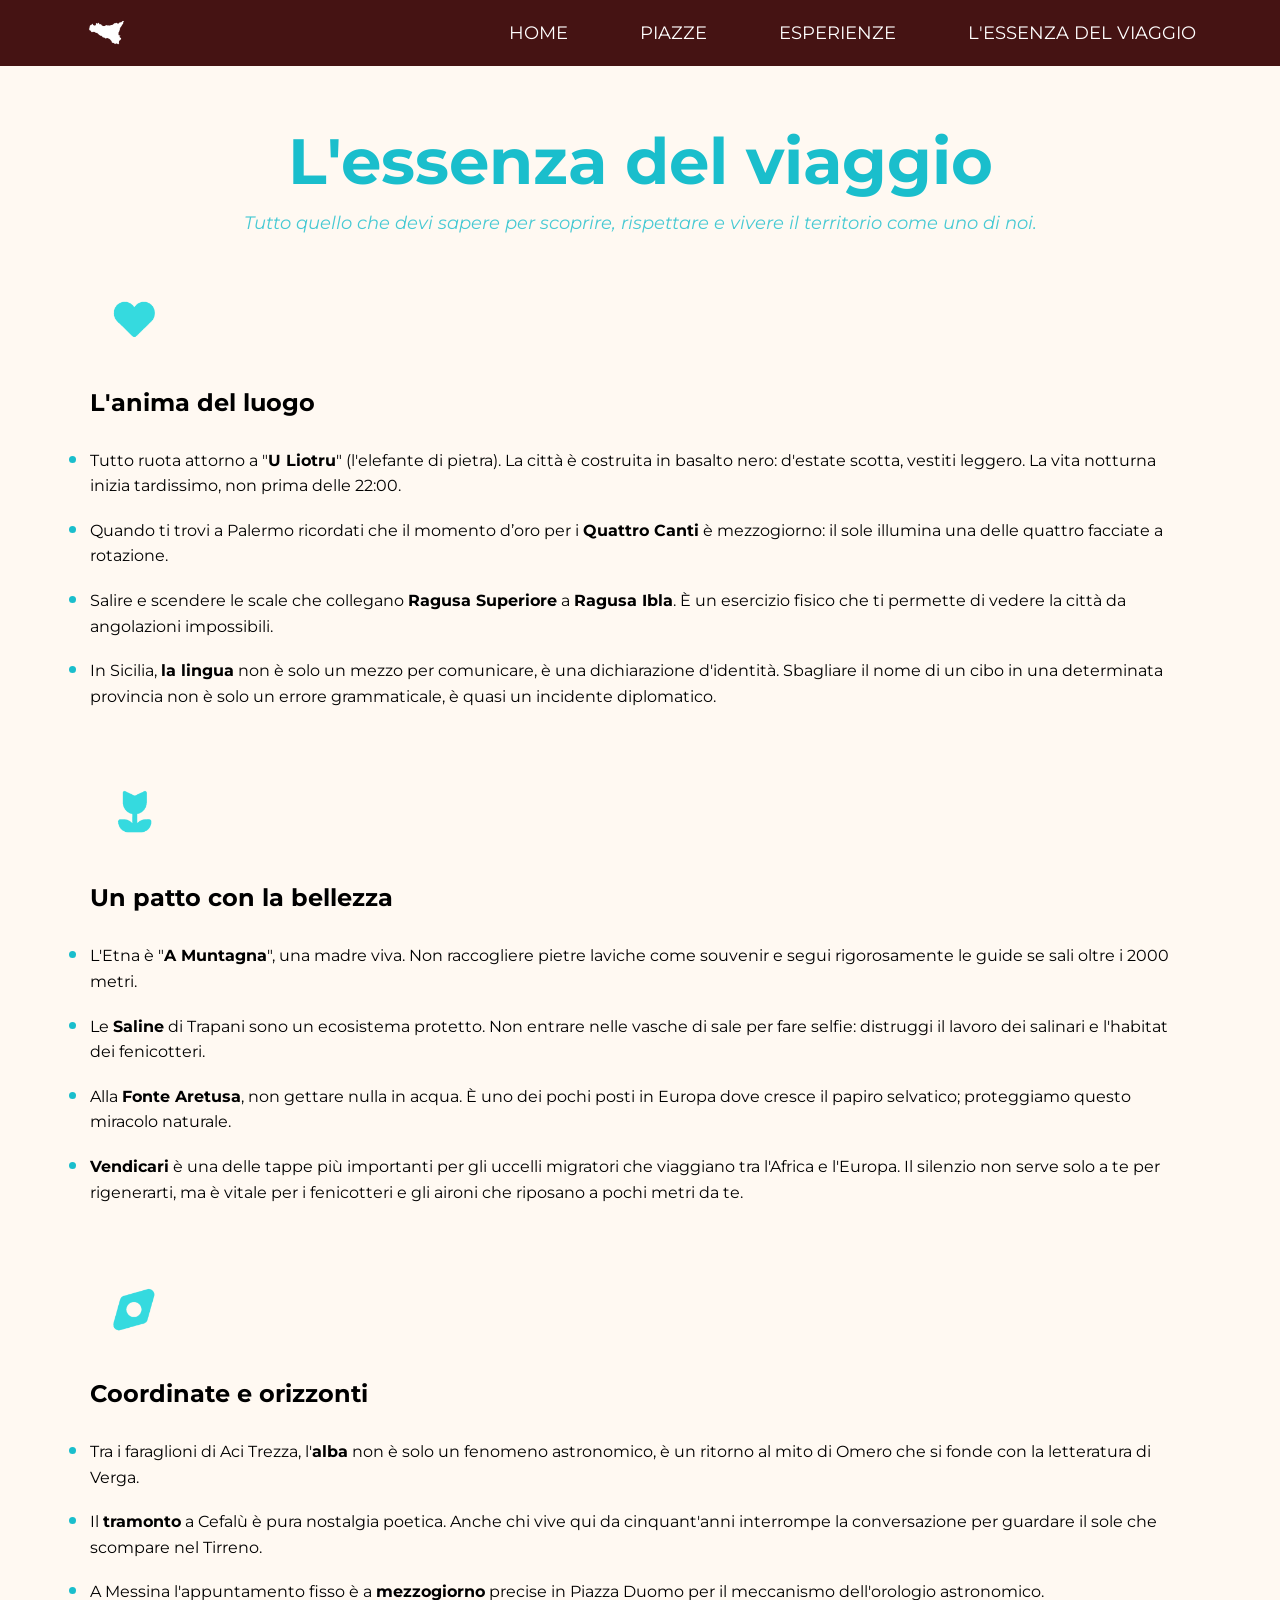
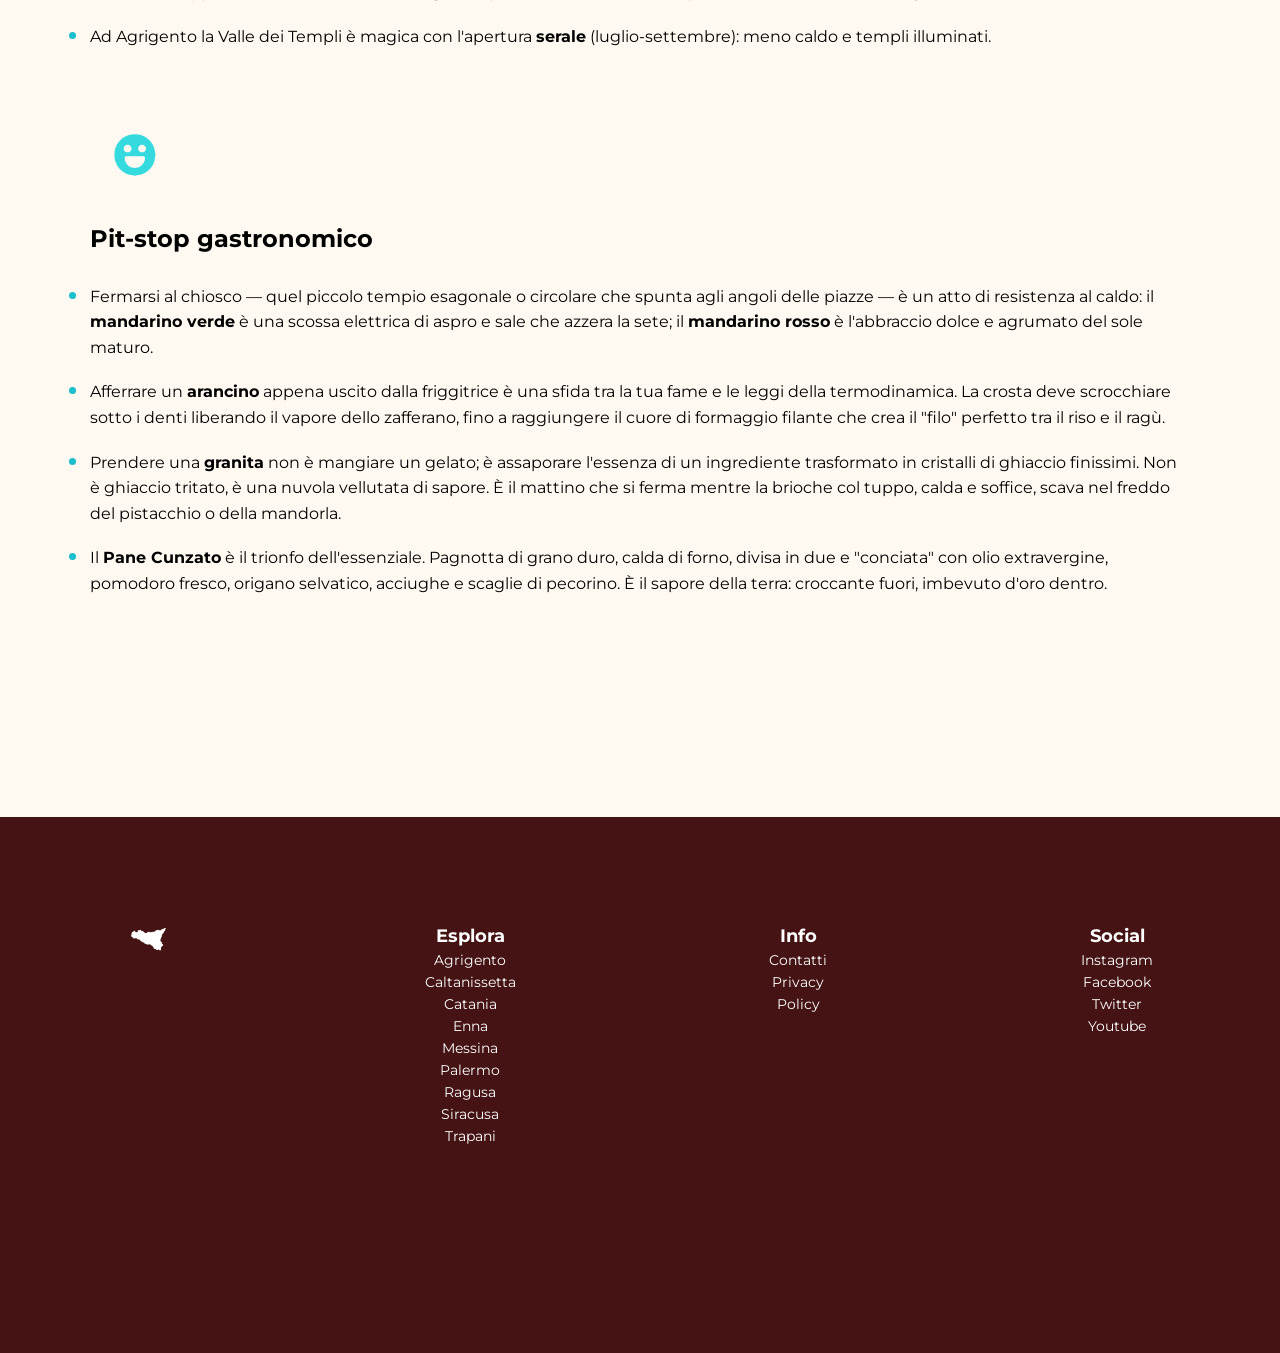
<file: L'essenza_del_viaggio.html>
<!DOCTYPE html>
<html lang="en">
<head>
    <meta charset="UTF-8">
    <meta name="viewport" content="width=device-width, initial-scale=1.0">
    <title>Esercizio</title>
    <link rel="stylesheet" href="css/style.css">
    <link rel="preconnect" href="https://fonts.googleapis.com">
    <link rel="preconnect" href="https://fonts.gstatic.com" crossorigin>
    <link href="https://fonts.googleapis.com/css2?family=Montserrat:ital,wght@0,100..900;1,100..900&display=swap" rel="stylesheet">
    <link rel="preconnect" href="https://fonts.googleapis.com">
    <link rel="preconnect" href="https://fonts.gstatic.com" crossorigin>
    <link href="https://fonts.googleapis.com/css2?family=Bodoni+Moda:ital,opsz,wght@0,6..96,400..900;1,6..96,400..900&family=Montserrat:ital,wght@0,100..900;1,100..900&display=swap" rel="stylesheet">
    
</nav>
</head>
<body>
   <header>
        
         <nav>
        <ul class="navcontainer">
            <li class="navgroup headertop">
                <a href="index.html" class="logobox">
                    <img src="img/icons/sicilia-mappa-regione-d-italia-illustrazione-vettoriale_601298-6686.jpg 1.png" alt="Logo">
                </a>
                <div class="lix">
                    <a href="index.html">Home</a>
                    <a href="Piazze.html">Piazze</a>
                </div>
            </li>

            <li class="navgroup headerbottom">
                <a href="Esperienze.html">Esperienze</a>
                <a href="L'essenza_del_viaggio.html">L'essenza del viaggio</a>
            </li>
        </ul>
        </nav>
    </header>

    <main>
        <section class="tit-viag">
            <h1>L'essenza del viaggio</h1>
            <p>Tutto quello che devi sapere per scoprire, rispettare e vivere il territorio come uno di noi.</p>
        </section>

     

        <section class="iconsview">
                 <div class="blockview">
                    <img src="img/icons/Frame 1.png" alt="">
                    <h4>L'anima del luogo</h4>
                    <ul class="lista">
                        <li>Tutto ruota attorno a "<b>U Liotru</b>" (l'elefante di pietra). La città è costruita in basalto nero: d'estate scotta, vestiti leggero. La vita notturna inizia tardissimo, non prima delle 22:00.</li>
                        <li>Quando ti trovi a Palermo ricordati che il momento d’oro per i <b>Quattro Canti</b> è mezzogiorno: il sole illumina una delle quattro facciate a rotazione. </li>
                        <li>Salire e scendere le scale che collegano <b>Ragusa Superiore</b> a <b>Ragusa Ibla</b>. È un esercizio fisico che ti permette di vedere la città da angolazioni impossibili.</li>
                        <li>In Sicilia, <b>la lingua</b> non è solo un mezzo per comunicare, è una dichiarazione d'identità. Sbagliare il nome di un cibo in una determinata provincia non è solo un errore grammaticale, è quasi un incidente diplomatico.</li>
                    </ul>            
                </div>
              <div class="blockview">
                    <img src="img/icons/Frame 3.png" alt="">
                    <h4>Un patto con la bellezza</h4>
                    <ul class="lista">
                        <li>L'Etna è "<b>A Muntagna</b>", una madre viva. Non raccogliere pietre laviche come souvenir e segui rigorosamente le guide se sali oltre i 2000 metri.</li>
                        <li>Le <b>Saline</b> di Trapani sono un ecosistema protetto. Non entrare nelle vasche di sale per fare selfie: distruggi il lavoro dei salinari e l'habitat dei fenicotteri.</li>
                        <li>Alla <b>Fonte Aretusa</b>, non gettare nulla in acqua. È uno dei pochi posti in Europa dove cresce il papiro selvatico; proteggiamo questo miracolo naturale.</li>
                        <li><b>Vendicari</b> è una delle tappe più importanti per gli uccelli migratori che viaggiano tra l'Africa e l'Europa. Il silenzio non serve solo a te per rigenerarti, ma è vitale per i fenicotteri e gli aironi che riposano a pochi metri da te.</li>
                    </ul>            
                </div>
              <div class="blockview">
                    <img src="img/icons/Frame 2.png" alt="">
                    <h4>Coordinate e orizzonti</h4>
                    <ul class="lista">
                        <li> Tra i faraglioni di Aci Trezza, l'<b>alba</b> non è solo un fenomeno astronomico, è un ritorno al mito di Omero che si fonde con la letteratura di Verga.</li>
                        <li>Il <b>tramonto</b> a Cefalù è pura nostalgia poetica. Anche chi vive qui da cinquant'anni interrompe la conversazione per guardare il sole che scompare nel Tirreno.</li>
                        <li>A Messina l'appuntamento fisso è a <b>mezzogiorno</b> precise in Piazza Duomo per il meccanismo dell'orologio astronomico.</li>
                        <li>Ad Agrigento la Valle dei Templi è magica con l'apertura <b>serale</b> (luglio-settembre): meno caldo e templi illuminati.</li>
                    </ul>            
                </div>
             <div class="blockview">
                    <img src="img/icons/Frame 4.png" alt="">
                    <h4>Pit-stop gastronomico</h4>
                    <ul class="lista">
                        <li>Fermarsi al chiosco — quel piccolo tempio esagonale o circolare che spunta agli angoli delle piazze — è un atto di resistenza al caldo: il <b>mandarino verde</b> è una scossa elettrica di aspro e sale che azzera la sete; il <b>mandarino rosso</b> è l'abbraccio dolce e agrumato del sole maturo.</li>
                        <li>Afferrare un <b>arancino</b> appena uscito dalla friggitrice è una sfida tra la tua fame e le leggi della termodinamica. La crosta deve scrocchiare sotto i denti liberando il vapore dello zafferano, fino a raggiungere il cuore di formaggio filante che crea il "filo" perfetto tra il riso e il ragù.</li>
                        <li>Prendere una <b>granita</b> non è mangiare un gelato; è assaporare l'essenza di un ingrediente trasformato in cristalli di ghiaccio finissimi. Non è ghiaccio tritato, è una nuvola vellutata di sapore. È il mattino che si ferma mentre la brioche col tuppo, calda e soffice, scava nel freddo del pistacchio o della mandorla.</li>
                        <li>Il <b>Pane Cunzato</b> è il trionfo dell'essenziale. Pagnotta di grano duro, calda di forno, divisa in due e "conciata" con olio extravergine, pomodoro fresco, origano selvatico, acciughe e scaglie di pecorino. È il sapore della terra: croccante fuori, imbevuto d'oro dentro.</li>
                    </ul>            
                </div>

        </section>
        
        

    </main>
    

     <footer>
       
        
        <div class="footercol">
        <a href="index.html"> <img src="img/icons/sicilia-mappa-regione-d-italia-illustrazione-vettoriale_601298-6686.jpg 1.png" alt=""></a>
        </div>
        
            <div class="footercol">
            <h5>Esplora</h5>
            <ul>
                <li><a href="Agrigento.html">Agrigento</a></li>
                <li><a href="Caltanissetta.html">Caltanissetta</a></li>
                <li><a href="Catania.html">Catania</a></li>
                <li><a href="Enna.html">Enna</a></li>
                <li><a href="Messina.html">Messina</a></li>
                <li><a href="Palermo.html">Palermo</a></li>
                <li><a href="Ragusa.html">Ragusa</a></li>
                <li><a href="Siracusa.html">Siracusa</a></li>
                <li><a href="Trapani.html">Trapani</a></li>
                
            </ul>
            </div>

            <div class="footercol">
            <h5>Info</h5>
            <ul>
                <li><a href="#">Contatti</a></li>
                <li><a href="#">Privacy</a></li>
                <li><a href="#">Policy</a></li>
                
            </ul>
            </div>

            <div class="footercol">
            <h5>Social</h5>
            <ul>
                <li><a href="#">Instagram</a></li>
                <li><a href="#">Facebook</a></li>
                <li><a href="#">Twitter</a></li>
                <li><a href="#">Youtube</a></li>
            </ul>
            </div>
    </footer>
           
        
</body>
</html>
</file>
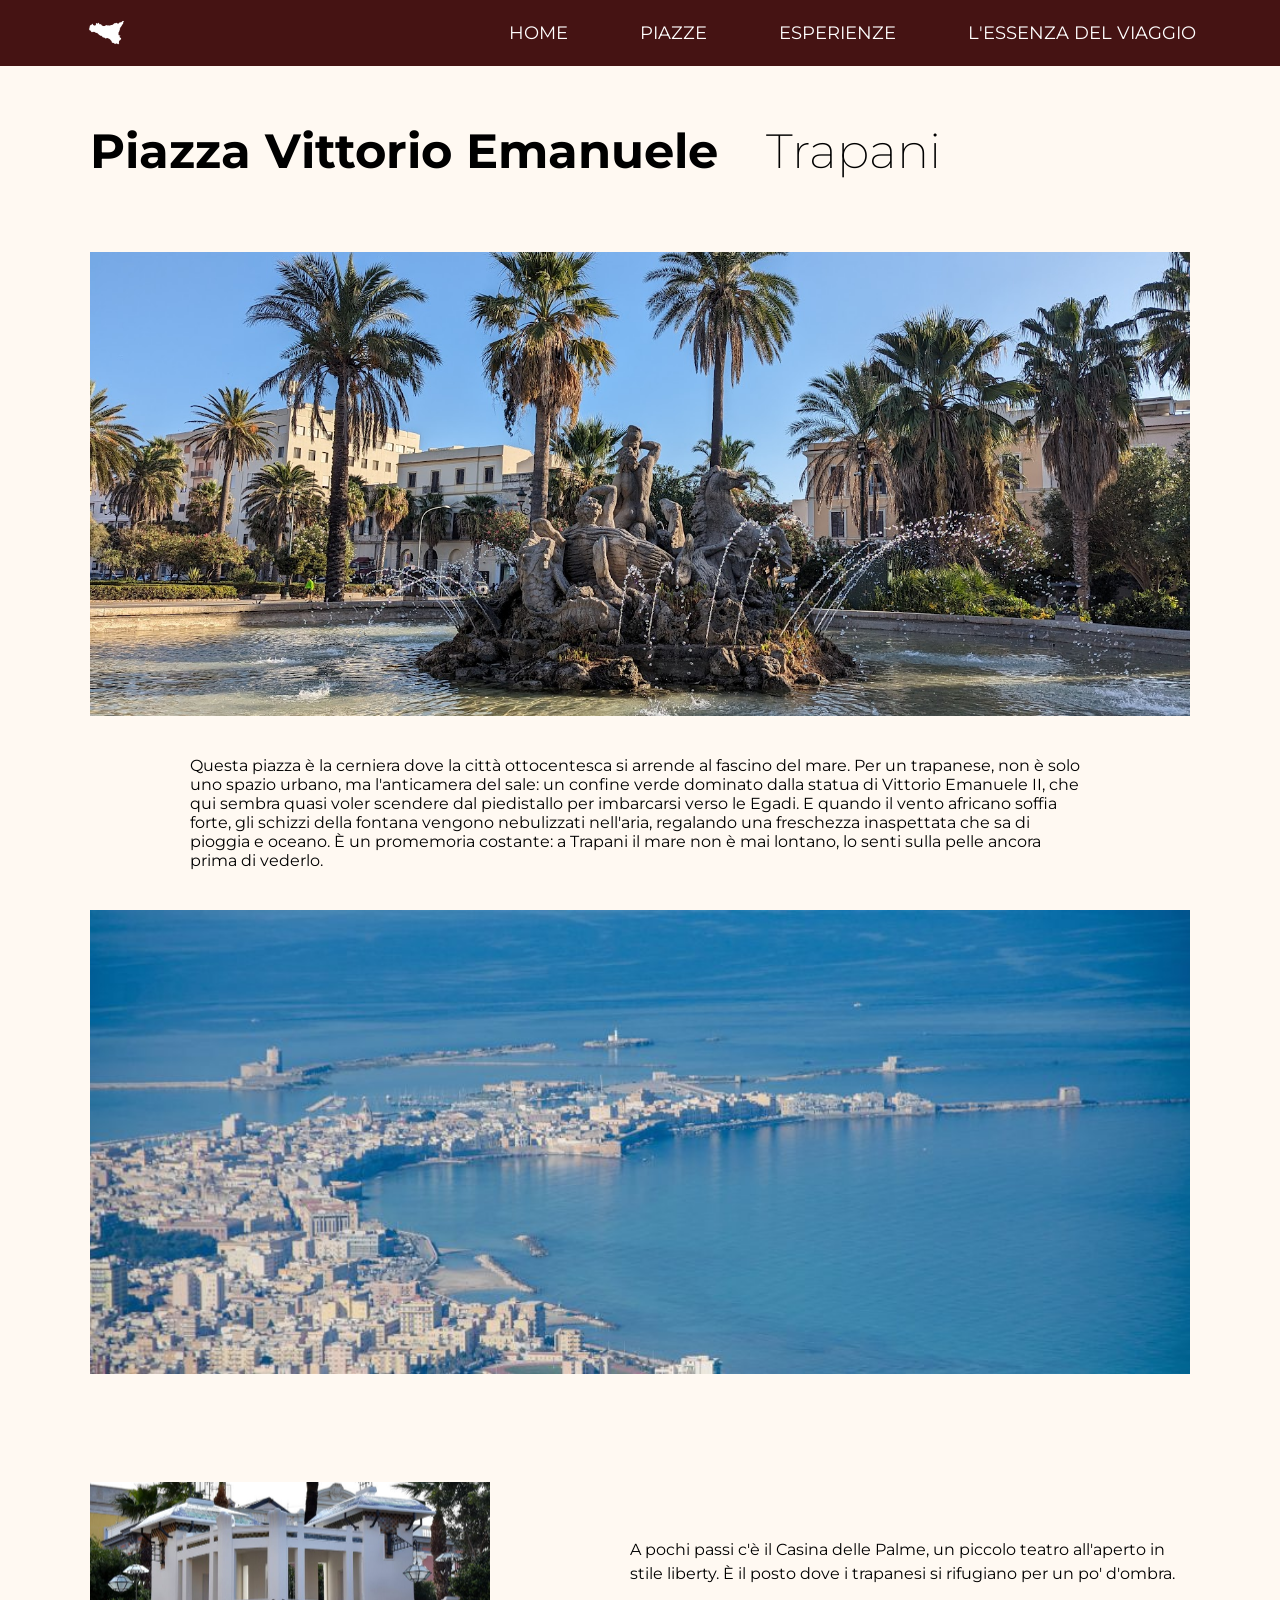
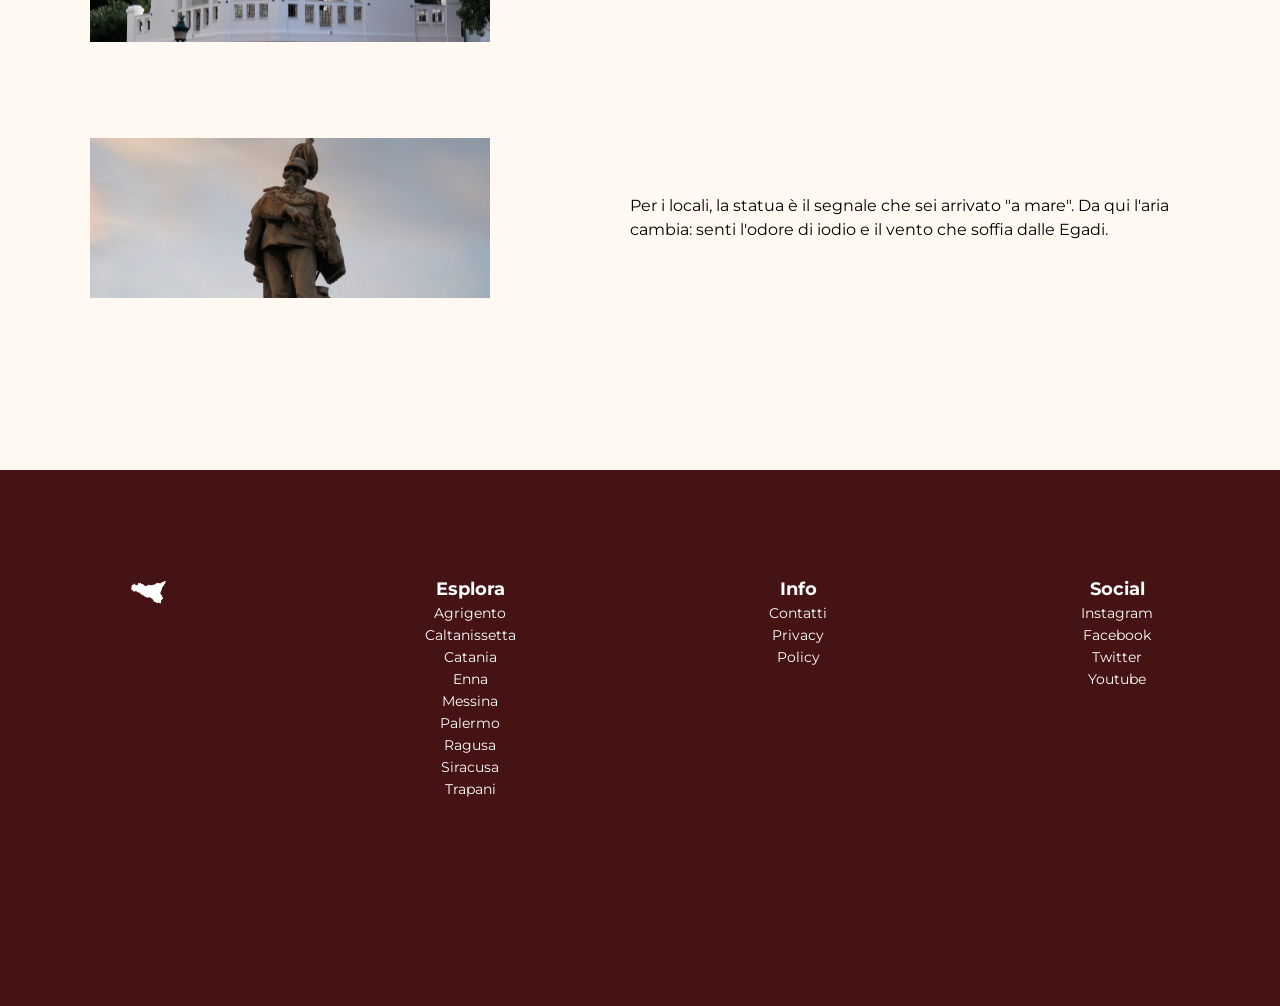
<file: Trapani.html>
<!DOCTYPE html>
<html lang="en">
<head>
    <meta charset="UTF-8">
    <meta name="viewport" content="width=device-width, initial-scale=1.0">
    <title>Esercizio</title>
    <link rel="stylesheet" href="css/style.css">
    <link rel="preconnect" href="https://fonts.googleapis.com">
    <link rel="preconnect" href="https://fonts.gstatic.com" crossorigin>
    <link href="https://fonts.googleapis.com/css2?family=Montserrat:ital,wght@0,100..900;1,100..900&display=swap" rel="stylesheet">
    <link rel="preconnect" href="https://fonts.googleapis.com">
    <link rel="preconnect" href="https://fonts.gstatic.com" crossorigin>
    <link href="https://fonts.googleapis.com/css2?family=Bodoni+Moda:ital,opsz,wght@0,6..96,400..900;1,6..96,400..900&family=Montserrat:ital,wght@0,100..900;1,100..900&display=swap" rel="stylesheet">
    
</nav>
</head>
<body>
    <header>
        
         <nav>
        <ul class="navcontainer">
            <li class="navgroup headertop">
                <a href="index.html" class="logobox">
                    <img src="img/icons/sicilia-mappa-regione-d-italia-illustrazione-vettoriale_601298-6686.jpg 1.png" alt="Logo">
                </a>
                <div class="lix">
                    <a href="index.html">Home</a>
                    <a href="Piazze.html">Piazze</a>
                </div>
            </li>

            <li class="navgroup headerbottom">
                <a href="Esperienze.html">Esperienze</a>
                <a href="L'essenza_del_viaggio.html">L'essenza del viaggio</a>
            </li>
        </ul>
        </nav>
    </header>
    
    <main>
        <section class="titolohome">
            <div class="princ"> <h3>Piazza Vittorio Emanuele</h3> </div>
            <div class="second"> <h3>Trapani</h3> </div>

        </section>

        <section class="cardgrande">
            <div class="cardg">
                <img src="img/private/trapani/6d4b.jpeg" alt="">
                
            </div>
        </section>

        <section class="paragrafo">
            <div>
                <p>Questa piazza è la cerniera dove la città ottocentesca si arrende al fascino del mare. Per un trapanese, non è solo uno spazio urbano, ma l'anticamera del sale: un confine verde dominato dalla statua di Vittorio Emanuele II, che qui sembra quasi voler scendere dal piedistallo per imbarcarsi verso le Egadi. E quando il vento africano soffia forte, gli schizzi della fontana vengono nebulizzati nell'aria, regalando una freschezza inaspettata che sa di pioggia e oceano. È un promemoria costante: a Trapani il mare non è mai lontano, lo senti sulla pelle ancora prima di vederlo.</p>
            </div>
        </section>

        <section class="fotogrande"> 
            <div class="fotog">
                <img src="img/private/trapani/992_l_39533_1704530741-Trapani-mare.jpg" alt="">
            </div>
        </section>

        

        <section class="content">
            <div class="piece">
                <div class="image-container">
                    <img src="img/private/trapani/01.jpeg" alt="">
                </div>
                <p>A pochi passi c'è il Casina delle Palme, un piccolo teatro all'aperto in stile liberty. È il posto dove i trapanesi si rifugiano per un po' d'ombra. </p>
            </div>
            <div class="piece">
                <div class="image-container">
                    <img src="img/commons/trap/Statua.jpg" alt="">
                </div>
                <p>Per i locali, la statua è il segnale che sei arrivato "a mare". Da qui l'aria cambia: senti l'odore di iodio e il vento che soffia dalle Egadi.</p>
            </div>
            
        </section>


         
        
        

    </main>
    

    <footer>
       
        
        <div class="footercol">
        <a href="index.html"> <img src="img/icons/sicilia-mappa-regione-d-italia-illustrazione-vettoriale_601298-6686.jpg 1.png" alt=""></a>
        </div>
        
            <div class="footercol">
            <h5>Esplora</h5>
            <ul>
                <li><a href="Agrigento.html">Agrigento</a></li>
                <li><a href="Caltanissetta.html">Caltanissetta</a></li>
                <li><a href="Catania.html">Catania</a></li>
                <li><a href="Enna.html">Enna</a></li>
                <li><a href="Messina.html">Messina</a></li>
                <li><a href="Palermo.html">Palermo</a></li>
                <li><a href="Ragusa.html">Ragusa</a></li>
                <li><a href="Siracusa.html">Siracusa</a></li>
                <li><a href="Trapani.html">Trapani</a></li>
                
            </ul>
            </div>

            <div class="footercol">
            <h5>Info</h5>
            <ul>
                <li><a href="#">Contatti</a></li>
                <li><a href="#">Privacy</a></li>
                <li><a href="#">Policy</a></li>
                
            </ul>
            </div>

            <div class="footercol">
            <h5>Social</h5>
            <ul>
                <li><a href="#">Instagram</a></li>
                <li><a href="#">Facebook</a></li>
                <li><a href="#">Twitter</a></li>
                <li><a href="#">Youtube</a></li>
            </ul>
            </div>
    </footer>
</body>
</html>
</file>
<file: css/style.css>
html {
		box-sizing: border-box; 
    overscroll-behavior: none;
    font-family: "Montserrat", sans-serif;
}

body{
    background-color: #FFF9F2;
    margin: 0;
    font-optical-sizing: auto;
    font-style: normal;
    -webkit-font-smoothing: antialiased;
    -moz-osx-font-smoothing: grayscale;
}



h1, h2, h3, h4, h5, h6, p, ul, ol {
    margin: 0;
    padding: 0;
}

img {
    max-width: 100%;
    display: block;
}

.contenitore {
	max-width: 1100px; 
	margin: 0 auto; 
}

p{
  font-weight: normal;
  font-size: 16px;
}

header{
   text-align: center;
  background-color: #451313;
  text-decoration:none;
  color:#ffffff;
  display: flex;
  align-items: center;
  justify-content: space-around;
  margin: 0 auto;
  padding: 18px;
  position: sticky;
  
}

.logobox{
   margin-right: 308px;
}

.navcontainer {
    display: flex;
    align-items: center;
    justify-content: space-between;
    list-style: none;
    padding: 0;
    gap: 72px;
}

.navgroup {
    display: flex;
    align-items: center;
    gap: 72px;
}




.lix{
  display: flex;
  gap: 72px;
}

nav ul li a{
  text-decoration:none;
  color:#ffffff;
  text-transform: uppercase;
  font-size: 18px;
  
}

header img{
  width: 44px;
  object-fit: contain;
  
}

.logobox img{
  gap: 356px;
}

header .logobox img {
    width: 44px; 
    height: auto;
    
}

header .logobox:hover img {
    background-color: transparent;
    filter: brightness(0) invert(72%) sepia(85%) saturate(345%) hue-rotate(135deg) brightness(91%) contrast(88%);
    cursor: pointer;
}





main{
  margin: auto;
  max-width: 1100px; 

}


.titolohome{
  padding-top: 56px;
  padding-bottom: 72px;
}


h1{
    max-width: 100%;
    margin: auto;
    font-weight: bold;
    font-size: 64px;
    text-align: center;
    

}




section.foto{
  display:flex;
  justify-content:center;
  padding-bottom: 108px;
}

.slider{
  width:1100px;
  height:464px;
  overflow:hidden;
}

.slides{
  display:flex;
  width:9900px; /* 1072 × 9 immagini */
  animation: slide 36s infinite; 
}

.slides img{
  width:1100px;
  height:464px;
  object-fit: cover;
}

@keyframes slide{
  0% {transform:translateX(0);}
  11.11% {transform:translateX(-1100px);}
  22.22% {transform:translateX(-2200px);}
  33.33% {transform:translateX(-3300px);}
  44.44% {transform:translateX(-4400px);}
  55.55% {transform:translateX(-5500px);}
  66.66% {transform:translateX(-6600px);}
  77.77% {transform:translateX(-7700px);}
  88.88% {transform:translateX(-8800px);}
  100% {transform:translateX(0);}
}

.info{
  display: flex;
  justify-content: space-between;
}

/*piazze*/

.btn-scopri {
    display: inline-block;
    padding: 14px 28px;
    background-color: #1ABECC; 
    color: #ffffff;            
    text-decoration: none;     
    text-transform: uppercase;
    font-weight: 400;
    font-size: 18px;
    letter-spacing: 1px;
    transition: all 0.3s ease; 
    border: 2px solid #1ABECC;
    
}


.btn-scopri:hover {
    background-color: transparent;
    color: #1ABECC;
    font-weight: 600;
    
}



h2 {
  font-size: 40px;
}

.grid{
  display: grid;
  grid-template-columns: 1fr 1fr;
  gap: 108px;
  margin: 0 auto;
  padding-top: 88px;
  padding-bottom: 172px ;
  
}

.card img{
  width: 500px;
  height: 240px;
  object-fit: cover;
}



.card a{
  color: black;
  text-decoration: none;
  text-decoration-line: none;
}

.card p{
    background-color: #ffffff;

  font-size: 20px;
  font-weight: 400;
  margin: 0;
  padding: 24px 0px;
  text-align: center;
  max-width: 500px;
  
  
  
}

.card p:hover{
  text-decoration-line: underline;
  color: #1ABECC;
}



/*esperinze*/

#hero-index:hover img {
    opacity: 0.5; 
}
.content{
  display: grid;
  grid-template-columns: 1fr;
  gap: 96px;
  margin: 0;
  padding-top: 108px;
  padding-bottom: 172px ;
  
}

.content img{
  width: 100%;
  height: 100%;
  object-fit: cover;
  height: 160px;
  width: 400px;
  
  
}

.piece{
  display: flex;
  justify-content: space-between;
  width: 100%;
  margin: 0 auto;
  
  
}

.piece p{
  width: 560px;
  height: 160px;
  align-content: center;
  text-align: start;
  
}


.image-co {
    max-width: 400px;
    width: 100%;
    height: 160px;
    background-color:#1ABECC;
    overflow: hidden;
    position: relative;
}

.image-co img {
    
    object-fit: cover;
    transition: opacity 0.4s ease;
    
}


.image-co:hover img {
    opacity: 0.5; 
}




/*viaggio*/

.infotitle a{
  color: black;
  text-decoration: none;
  text-decoration-line: none;
}


.infotitle {
    text-align: center;
    padding: 32px 0px;
    
}

.infotitle h1 {
    color: #1ABECC; 
    font-size: 40px;
    text-transform: uppercase;
    letter-spacing: 2px;
    margin-bottom: 12px;
}

.infotitle p {
    color: #1ABECC;
    font-size: 18px;
    font-style: italic;
    opacity: 0.8;
}

.infotitle h1:hover{
  text-decoration-line: underline;
  color: #1ABECC;
}






.icons {
  display: flex;
  justify-content: center;
  align-items: center;
  gap: 48px; 
  margin: 0;
  padding-top: 32px;
  padding-bottom: 200px;
  max-width: 1100px;
  width: 100%;
  
}

.block {
  
  display: flex;
  flex-direction: column;
  align-items: center; 
  text-align: center;
  max-width: 288px; 
}

.block img {
  width: 88px;
  height: 88px;
  object-fit: contain; 
  padding-bottom: 24px;
  vertical-align: middle;


}

.block a:hover {

        filter: brightness(0) invert(72%) sepia(85%) saturate(345%) hue-rotate(135deg) brightness(91%) contrast(88%);
        background-color: transparent;
}

.block h4 {
  font-size: 18px;
  padding-bottom: 16px;
  width: 100%;
}

.block p {
  font-size: 15px;
  line-height: 1.5;
  margin: 0;
  width: 288px;
  padding: 0;
  box-sizing: border-box;
  display: block;
}







/*footer*/

footer{
  text-align: center;
  background-color: #451313;
  text-decoration:none;
  color:#ffffff;
  
  font-size: 14px;
  display: flex;
  align-items: center;
  justify-content: space-around;
  padding-top: 108px;
  padding-bottom: 208px;
  align-items: flex-start;
  margin: 0 auto;
  
  

}



footer h5{
  font-size: 18px;
  padding-bottom: 4px;
  
}

h5{
  text-decoration: none;
  color: white;
}
 
footer ul {
list-style: none;
  
} 

footer ul li a{
  color: #ffffff;
  text-decoration: none;
  list-style: none;
  
}


footer img{
  width: 64px;
  object-fit: cover;
}


.footercol ul {
    display: flex;
    flex-direction: column; 
    gap: 4px;              
    list-style: none;      
    padding: 0;
}

.footercol img{
  gap: 356px;
}

.footercol img {
    width: 44px; 
    height: auto;
    
}

.footercol:hover img {
    background-color: transparent;
    filter: brightness(0) invert(72%) sepia(85%) saturate(345%) hue-rotate(135deg) brightness(91%) contrast(88%);
    cursor: pointer;
}






a:hover{
  text-decoration-color: #1ABECC;
  text-decoration-line: underline;
  color:#ffffff;
  
}









 /*PAGINA PIAZZE*/         

h2{ 
  padding-bottom: 0px; 
}





.gallery{
  display: grid;
  grid-template-columns: 1fr ;
  gap: 80px;
  margin: 0 auto;
  padding-top: 80px;
  padding-bottom: 172px ;
}

.photo{
  width: 100%;
  margin: 0 auto;
}

.photo a{
color: black;
  text-decoration: none;
  text-decoration-line: none;
}

.photo img{
  width: 100%;
  height: 440px;
  object-fit: cover;
}


.photo p{
  text-transform: uppercase;
  letter-spacing: 2px;
  font-size: 24px;
  font-weight: 500;
  margin: 0;
  padding: 16px 8px;
  text-align: end;
   
  
}

.photo p:hover{
  text-decoration-line: underline;
  color: #1ABECC;
  
}


.box{
  padding-top: 108px;
  display: grid;
  grid-template-columns: 1fr 1fr 1fr;
  gap: 116px;
  padding-bottom: 208px;
}




.container img{
  height: 240px;
  object-fit: cover;
}

.container a {
  color: black;
  text-decoration: none;
  text-decoration-line: none;
}

.container p{
  text-transform: uppercase;
  letter-spacing: 2px;
  font-size: 18px;
  font-weight: 500;
  margin: 0;
  padding: 12px 6px;
  text-align: end;
  
}

.container p:hover{
  text-decoration-line: underline;
  color: #1ABECC;
}






/*PAGINA ESPERIENZE*/



.halfcontent {
  display: grid;
  grid-template-columns: 1fr 1fr; 
  gap: 88px 118px; 
  margin: 0 auto;
  max-width: 1100px; 
  padding-top: 108px;
  padding-bottom: 208px;
}

.halfpiece {
  display: flex;
  align-items: flex-start; 
  gap: 24px; 
}

.halfcontent img {
  max-width: 200px; 
  height: 160px;     
  object-fit: cover;
  
}

.halfpiece p {
  margin: 0; 
  text-align: left; 
  line-height: 1.6;
}

.piece p{
  line-height: 1.5;
}

.image-container {
    max-width: 400px;
    width: 100%;
    height: 160px;
    
}

.image-container img {
     object-fit: cover;
    
}




/*PAGINA VIAGGIO*/


.tit-viag h1 {
    color: #1ABECC; 
    margin-bottom: 12px;
}

.tit-viag p {
    color: #1ABECC;
    font-size: 18px;
    font-style: italic;
    opacity: 0.8;
}
.tit-viag{
 text-align: center;
    padding-top: 56px;
    
}

 .blockview img {
    width: 88px;
    height: 88px;
    padding-bottom: 18px;
    object-fit: contain;
   filter: brightness(0) saturate(100%) invert(83%) sepia(30%) saturate(1105%) hue-rotate(134deg) brightness(91%) contrast(91%);
}

  

.iconsview {
    max-width: 1100px;
    padding-top: 40px;
    display: grid;
    grid-template-columns: 1fr;
    gap: 48px;
    padding-bottom: 208px;
}

.blockview h4 {
    padding-top: 8px;
    font-size: 24px;
    padding-bottom: 24px;
    text-align: left;
}

.lista {
    
    font-size: 16px;
    line-height: 1.6;
}

ul.lista{
    list-style-type:disc; 

}

.lista li { 
  margin-bottom: 12px; 
  text-align: left; 
  color: #000000;
}

.lista li::marker {
    color: #1ABECC; 
    font-size: 1.4em;  
}


















/*PAGINA PIAZZA SINGOLA*/

.cardgrande{
  max-width: 1100px;
  align-items: center;
  align-content: center;
}

.cardg h3{
 text-decoration: none;
 text-decoration-line:none;
 color: inherit;            
 text-decoration: none;
}

.cardg img{
  width: 1100px;
  height: 464px;
  align-items: center;
  align-content: center;
  object-fit: cover;
  
}

.paragrafo{
  
  max-width: 900px;
  width: 100%;
 align-content: center;
 justify-content: center;
 text-align: left;
 margin: 0 auto;
 padding: 40px 0px;
}

.fotog img{
  width: 1100px;
  height: 464px;
  align-items: center;
  align-content: center;
  object-fit: cover;
  
}



.titolohome{
  display: flex;
  align-items: center;
  text-align: start;
  font-size: 48px;
  gap: 48px;
  
  
}

.princ h3{
  font-size: 48px;
  font-weight: 700;
  
}
.second h3{
  font-size: 48px;
  font-weight: 200;
}




















@media screen and (max-width: 600px) {
 



    .navcontainer, .foto,  .grid, .content, .icons, .footercol, .gallery, .box, .halfcontent, .tit-viag p, .iconsview,  .cardgrande, .paragrafo, .fotogrande {
    max-width: 100%; 
    padding-left: 20px; 
    padding-right: 20px;
    margin: 0 auto ;
    box-sizing: border-box ; 
 }
 
  /*PAGINA HOME*/
  body{
    overflow-x: hidden;
    
  }

  

  header {
        flex-direction: column; 
        align-items: center;
        padding: 20px 32px;
        

    }

    .headertop{
     
      padding: 15px;
      border-bottom: 1px solid rgba(255,255,255,0.1);
    }

    .headerbottom{
      font-size: 4px;
    }

    .logobox{
      margin-right: 0px;
      
    }

    nav ul {
        flex-direction: column; 
        gap: 8px;
        padding: 0;
       
    }

    .lix a{
      margin: 0 10px;
      flex-direction: row; 
    }
    
 

 .navcontainer {
        flex-direction: column; 
        gap: 20px;
        text-align: center;
        padding: 12px 0px;
    }

    .navgroup {
        flex-direction: row; 
        justify-content: center;
        width: 100%;
        gap: 48px;
        font-size: 8px;
        
    }

    .headerbottom{
      width: 300px;
       margin: 0 auto;
    }

   
   

    


   

   h1{
   font-size: 32px;
   padding: 0px;
   
  }
    
 
    
 
  main{
    margin: 0 auto;
    max-width: 400px;
  }

  section.foto{
    padding-bottom: 40px;
  }

  .slider{
    width: 100%;
    height: 240px;
    overflow:hidden;
  }

  .slides{
    display:flex;
    width:4500px; /* 500 x 9 immagini */
    animation: slide 36s infinite; 
  }

  .slides img{
    width: 100%;
    max-width: 500px;
    height:240px;
    object-fit: cover;
  }

  @keyframes slide{
    0% {transform:translateX(0);}
    11.11% {transform:translateX(-500px);}
    22.22% {transform:translateX(-1000px);}
    33.33% {transform:translateX(-1500px);}
    44.44% {transform:translateX(-2000px);}
    55.55% {transform:translateX(-2500px);}
    66.66% {transform:translateX(-3000px);}
    77.77% {transform:translateX(-3500px);}
    88.88% {transform:translateX(-4000px);}
    100% {transform:translateX(0);}
  }


  .btn-scopri{
    padding: 2px;
    align-content: center;
    font-size: 8px;
    width: 88px;
    text-align: center;
    height: 20px;
    font-weight: 400;
    margin: 20px 0px 0px 20px  ;        
  }

  .info{
    align-items: center;
    display: grid;
    padding: 0;
  }

  .info h2{
    font-size: 20px;
    align-content: center;
    margin: 0px 20px;
    
  }


  
  .grid {
    grid-template-columns: 1fr;
    gap: 32px;
    padding-top: 24px;
    padding-bottom: 48px;
    width: 100%;
  }

  .card img { 
    width: 100%; 
    height: 196px;
    max-width: 400px;
  }

  .card p{
    padding: 20px 0px;
    font-size: 16px;
  }




 .content{
  display: grid;
  grid-template-columns: 1fr;
  margin: 0 auto;
  padding-top: 24px;
  padding-bottom: 48px;
  gap: 30px;

 }
    
  .piece {
    flex-direction: column;
    align-items: center;
    gap: 6px;
  }

  .piece p { 
    font-size: 15px;
    width: 300px;
    margin: 0 auto;
    height: auto;
    
  }



.infotitle{
  padding: 0px;
}

  .infotitle h1 {
    font-size: 20px;
 }

 .infotitle p {
   margin: 0 auto;
   max-width: 100%;             
    width: 288px; 
    font-size: 15px;
 }
      
 .icons {
    flex-direction: column; 
    align-items: center;    
    gap: 0;
    padding-top: 8px;
    padding-bottom: 72px;                  
     
  }

  .block {
    height: auto;           
    width: 100%;            
    display: flex;
    flex-direction: column;
    align-items: center;
    padding: 16px;
    margin: 0;      
  }

  .block img {
    width: 75px;            
    padding-bottom: 4px;
  }

  .block h4 {
    width: 100%;           
    max-width: 280px;
    font-size: 18px;
    padding-bottom: 12px;
  }

  .block p {
    max-width: 100%;             
    width: 288px;       
    text-align: center;     
    font-size: 15px;
    line-height: 1.5;       
  }


  footer {
    flex-direction: column;
    padding-top: 32px;
    padding-bottom: 118px;
    gap: 30px;
    align-items: center;
  }

  footer h5 {
        
        margin-bottom: 10px;
        border-bottom: 1px solid rgba(255, 255, 255, 0.1); 
        padding-bottom: 8px;
        display: inline-block; 
    }

  .title { 
    padding-right: 0; 
  }

  
  
     
  



    

    


    
    
  /*PAGINA PIAZZE*/

    
   .gallery {
    grid-template-columns: 1fr;
    gap: 24px;
    padding-top: 24px;
    padding-bottom: 48px;
    width: 100%;
    margin: 0 auto;
    justify-items: center;
    align-items: center;
  }
  .photo{
    display: flex;
    flex-direction: column;
    
    width: 100%;
  }
  .photo img { 
    max-width: 400px;
    height: 196px;
    margin: 0;
    width: 100%; 
    
  }

  .photo p{
    font-size: 15px;
    padding: 12px 6px;
    
  }


  .box {
        grid-template-columns: 1fr; 
        gap: 24px; 
        padding-top: 24px;
        padding-bottom: 72px;
    }

    .container {
        width: 100%;
        display: flex;
        flex-direction: column;
        margin: 0 auto;
        
    }

    .container img {
        width: 100%; 
        height: 200px;
        max-width: 400px;
       
        
    }

    .container p {
        font-size: 14px;
        text-align: center; 
        width: 100%;
        padding: 12px 0px;
        max-width: px;
        margin: 0 auto;
        
    }











    /* PAGINA ESPERIENZE */

    

    

    .halfcontent {
      display: grid;
      grid-template-columns: 1fr; 
        gap: 28px; 
        padding-top: 24px;
       padding-bottom: 72px; 
    }



    .halfpiece {
       width: 100%;
        display: flex;
        flex-direction: column;
        gap: 6px;
 }

 .halfcontent img {
    width: 100%;
    max-width: 200px; 
    height: 200px;
 }

  .halfpiece p {
    text-align: left;
    width: 100%;
    font-size: 15px;
 }



    
    




  /* PAGINA VIAGGIO */
    
    

    .iconsview {
        grid-template-columns: 1fr; 
        padding-bottom: 72px;
        gap: 20px;
        padding-top: 24px;
    }

    .blockview h4{
      padding-top: 0px;
      padding-bottom: 18px;
      font-size: 20px;
      margin: 0px 0px 0px 24px;
      width: 288px;
    }
  
      .iconsview img{
        padding-bottom: 8px;
        margin: 0 ;
        
      }
    
      .tit-viag {
        padding-top: 24px;
    
        display: flex;
        flex-direction: column;
        gap: 8px;
      }

    .tit-viag h1 { 
      font-size: 32px; 
      margin: 0 auto;

    }
  

    .tit-viag p{
      font-size: 16px;
      max-width: 100%;             
      width: 288px; 
    }

    .lista {
      font-size: 15px;
      width: 300px; 
      margin: 0 auto;
    }
   
   





  /* PAGINA PIAZZA SINGOLA */

    
  .cardgrande {
    max-width: 100%;
   
  }

  .cardg img, .fotog img {
    width: 100%;
    max-width: 400px;
    height: 160px; 
    object-fit: cover;
  }

  .paragrafo {
    
    width: 100%;
    height: auto; 
    padding: 16px 0;
    text-align: left;
    
  }

  .paragrafo p {
    font-size: 15px;
    padding: 8px 0px;
    width: 300px;
    margin: 0 auto;
  }

  
  .fotog img {
   border-bottom: 1px solid rgba(26, 190, 204, 0.5);
   padding-bottom: 24px; 
}

  .titolohome {
    flex-direction: column; 
    align-items: flex-start;
    font-size: 32px;
    gap: 8px;
    padding: 24px 0px;
    width: 300px;
    margin: 0 auto;
  }

  .princ h3, .second h3 {
    font-size: 32px;
    line-height: 1.2;
  }








 }
</file>
